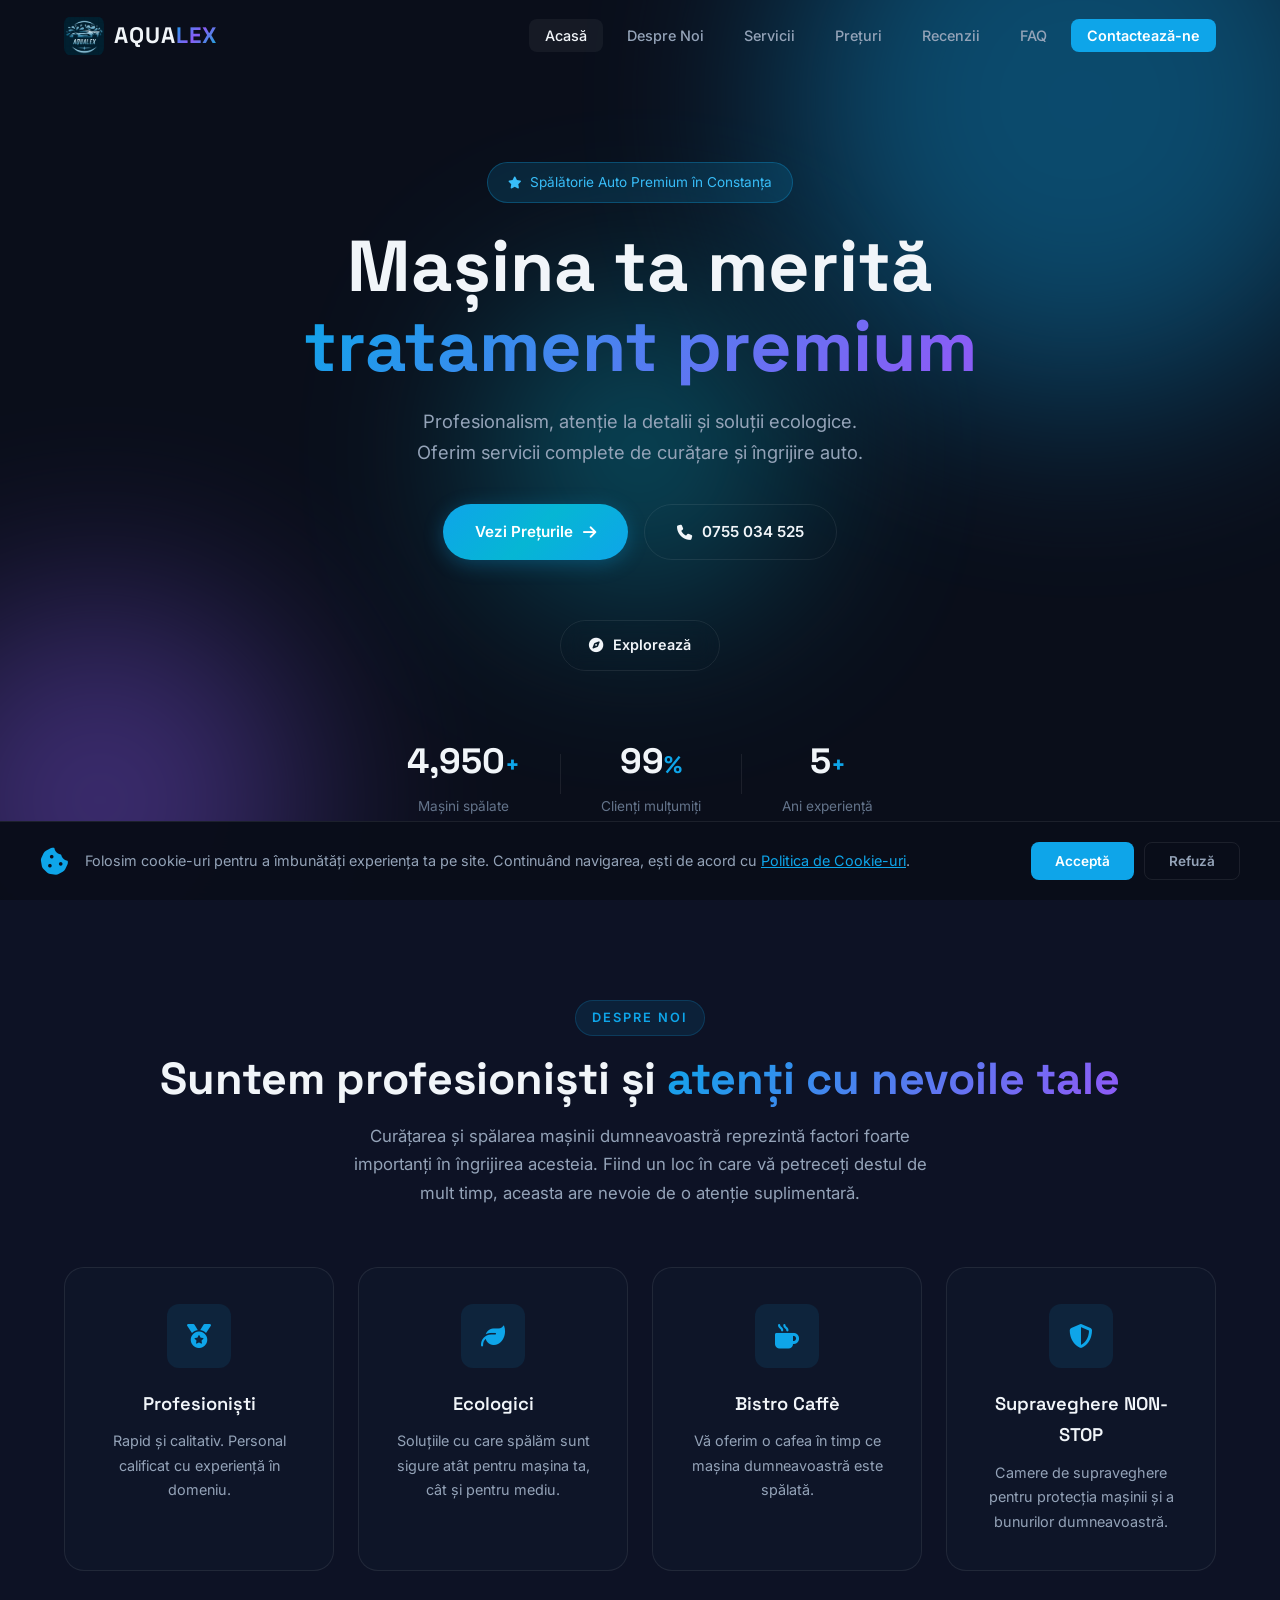
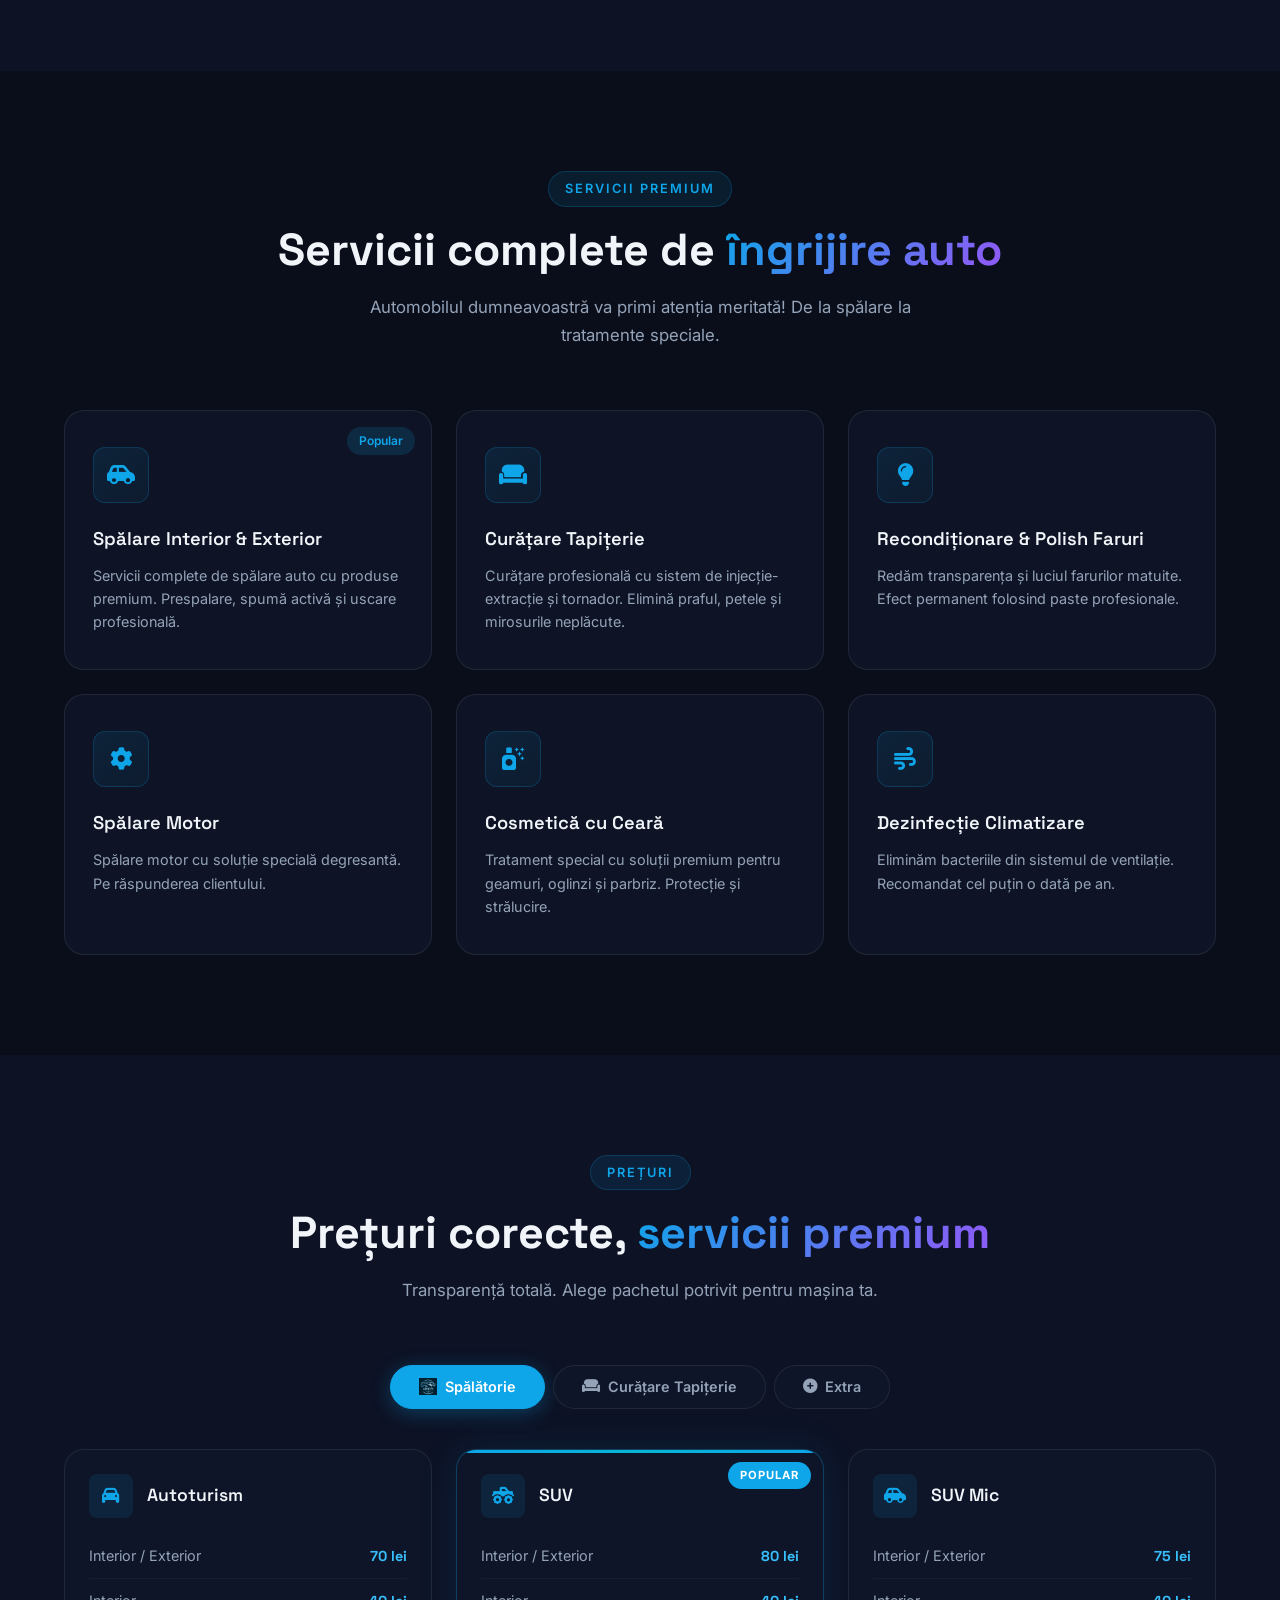
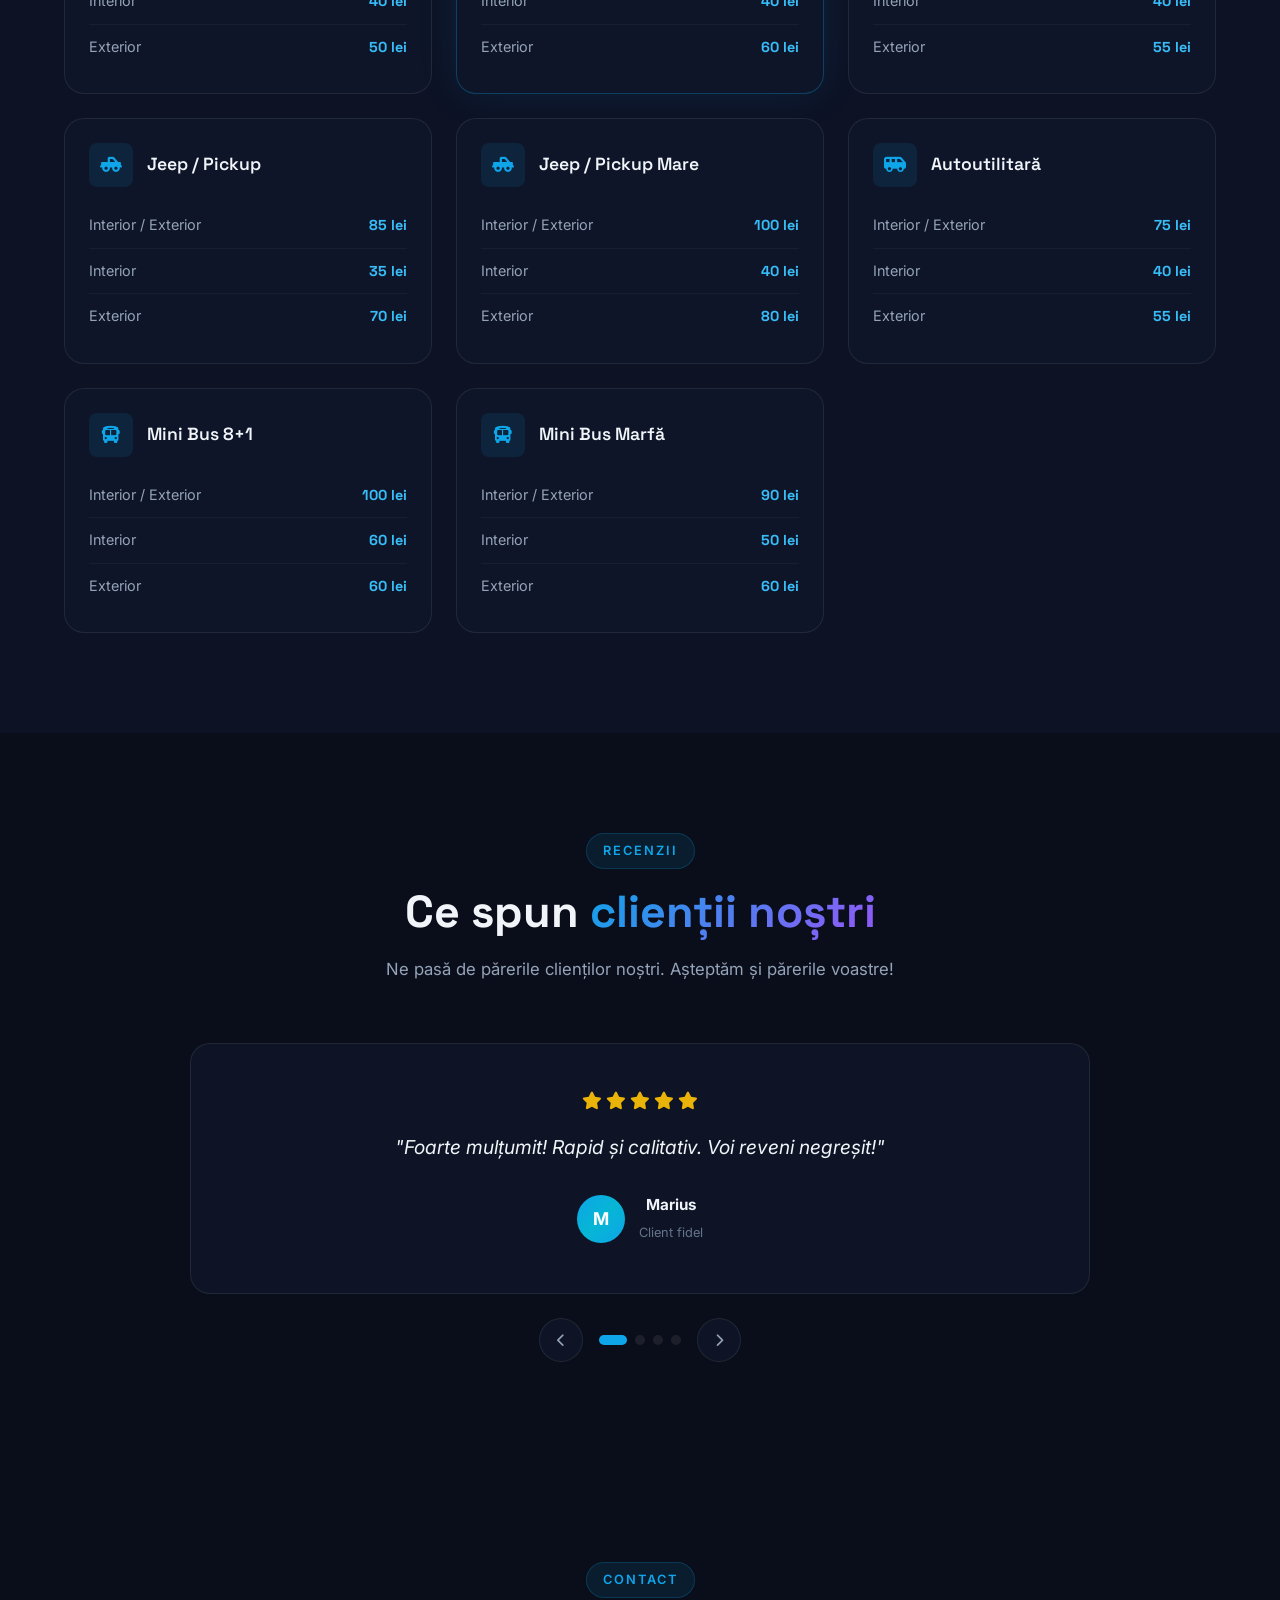
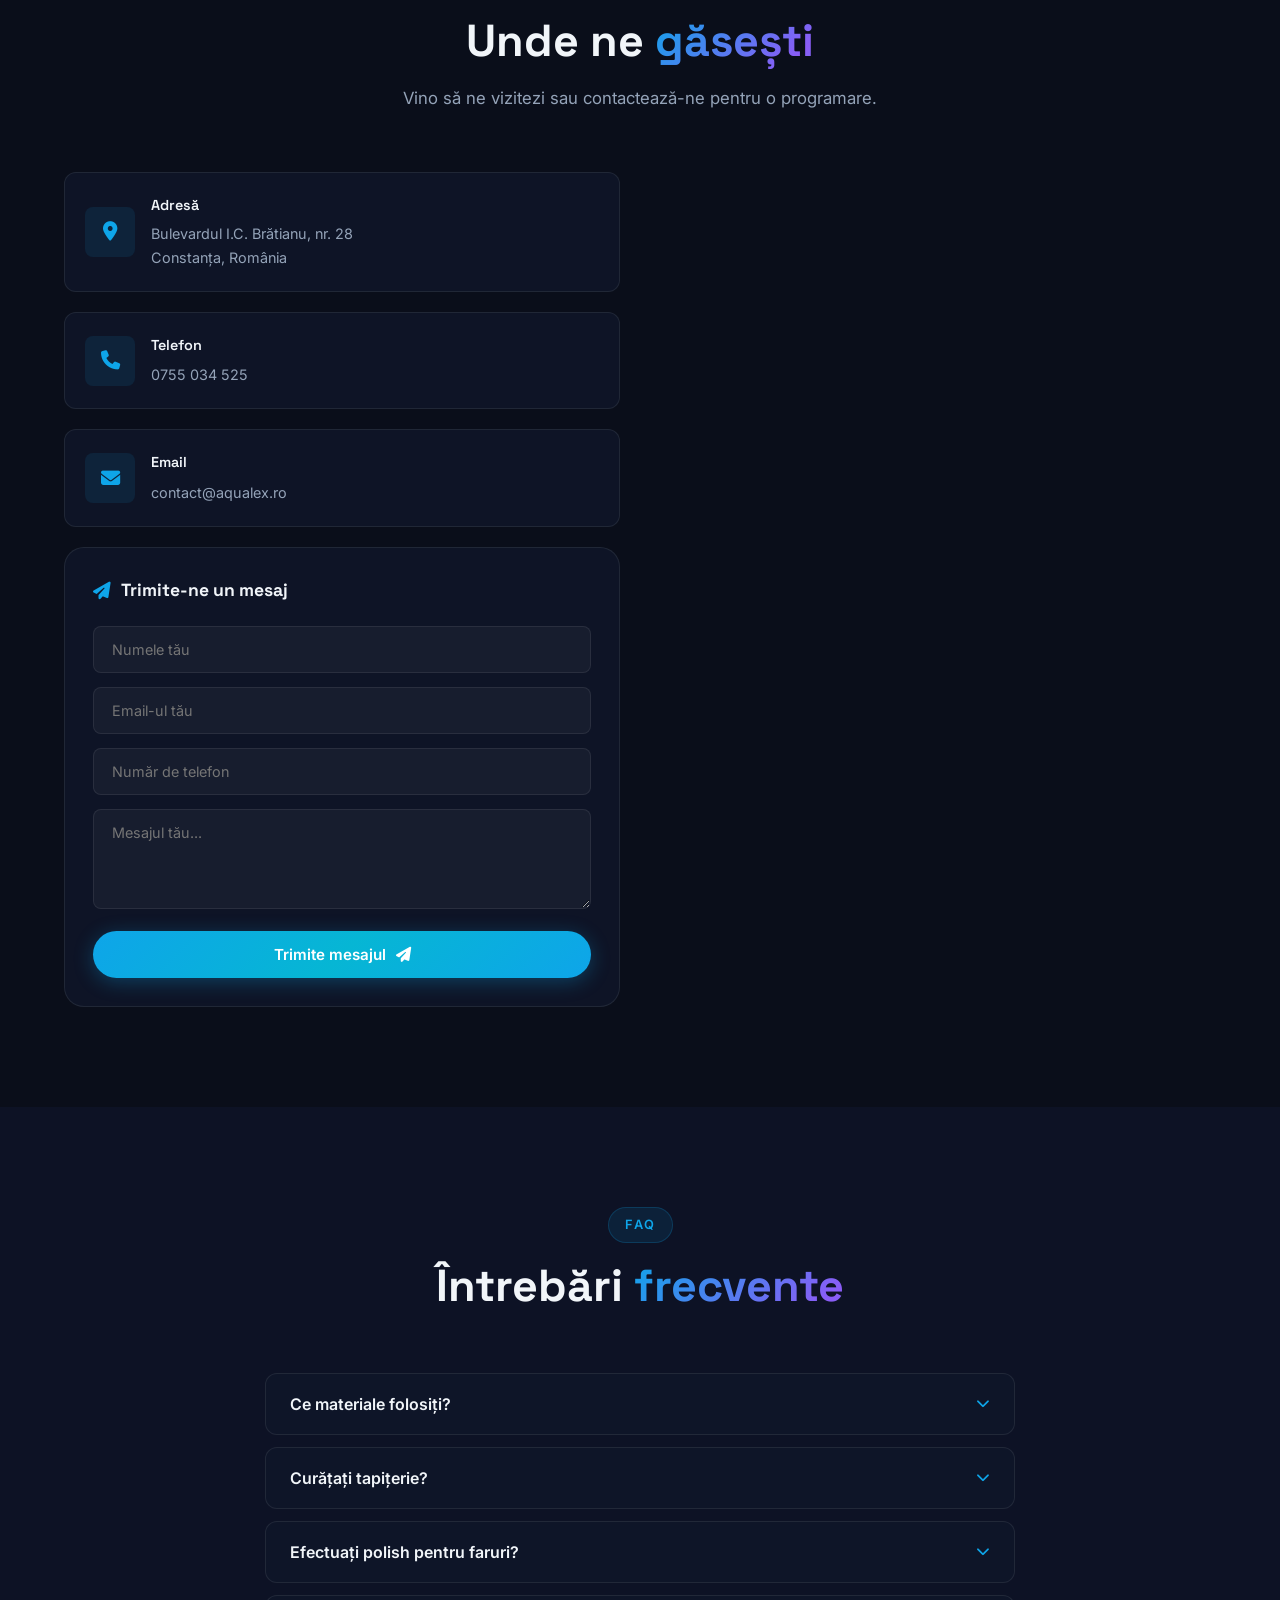
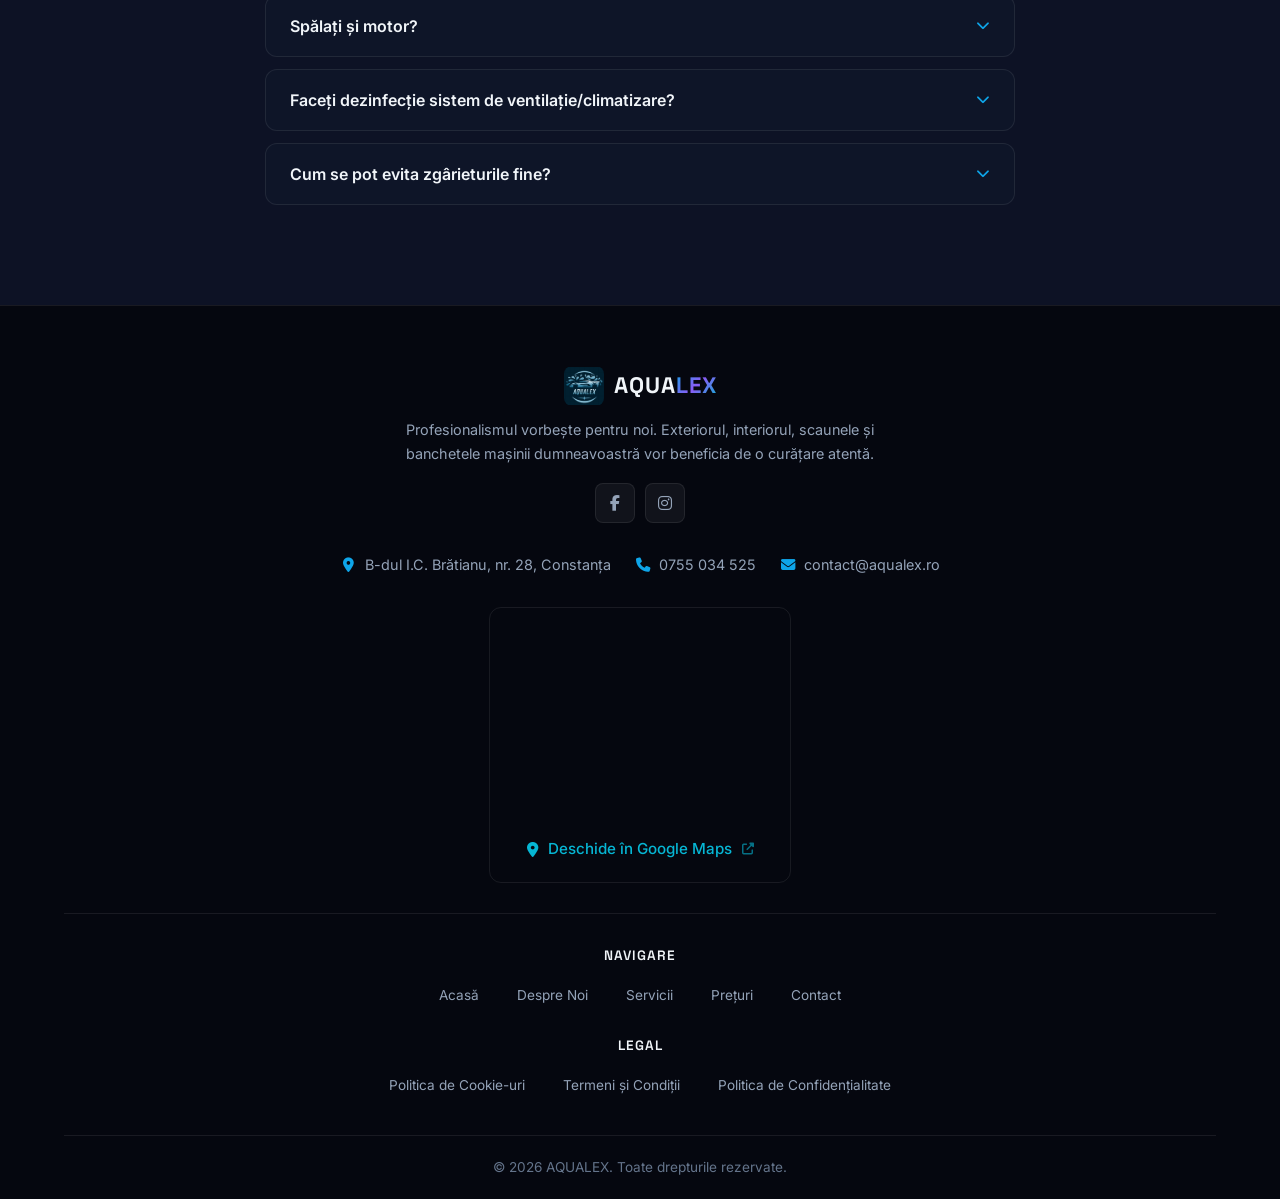
<file: index.html>
<!DOCTYPE html>
<html lang="ro">
<head>
    <meta charset="UTF-8">
    <meta name="viewport" content="width=device-width, initial-scale=1.0">
    <title>AQUALEX | Spălătorie Auto Premium Constanța</title>
    <meta name="description" content="Spălătorie auto premium în Constanța. Servicii profesionale de spălare, curățare tapițerie, polish faruri și multe altele. Calitate garantată!">
    <link rel="preconnect" href="https://fonts.googleapis.com">
    <link rel="preconnect" href="https://fonts.gstatic.com" crossorigin>
    <link href="https://fonts.googleapis.com/css2?family=Inter:wght@300;400;500;600;700;800;900&family=Space+Grotesk:wght@400;500;600;700&display=swap" rel="stylesheet">
    <link rel="stylesheet" href="https://cdnjs.cloudflare.com/ajax/libs/font-awesome/6.5.1/css/all.min.css">
    <link rel="icon" type="image/png" href="logo aqualex.png">
    <link rel="apple-touch-icon" href="logo aqualex.png">
    <link rel="stylesheet" href="styles.css">
</head>
<body>
    <!-- Preloader -->
    <div id="preloader">
        <div class="loader">
            <img src="logo aqualex.png" alt="Aqualex" class="loader-logo">
            <span>AQUALEX</span>
        </div>
    </div>

    <!-- Cookie Banner -->
    <div id="cookie-banner" class="cookie-banner">
        <div class="cookie-content">
            <i class="fas fa-cookie-bite"></i>
            <p>Folosim cookie-uri pentru a îmbunătăți experiența ta pe site. Continuând navigarea, ești de acord cu <a href="cookies.html">Politica de Cookie-uri</a>.</p>
            <div class="cookie-buttons">
                <button id="cookie-accept" class="btn-cookie accept">Acceptă</button>
                <button id="cookie-reject" class="btn-cookie reject">Refuză</button>
            </div>
        </div>
    </div>

    <!-- Navigation -->
    <nav id="navbar" class="navbar">
        <div class="nav-container">
            <a href="#hero" class="nav-logo">
                <div class="logo-icon">
                    <img src="logo aqualex.png" alt="Aqualex Logo">
                </div>
                <span class="logo-text">AQUA<span class="logo-highlight">LEX</span></span>
            </a>
            <ul class="nav-menu" id="nav-menu">
                <li><a href="#hero" class="nav-link active">Acasă</a></li>
                <li><a href="#about" class="nav-link">Despre Noi</a></li>
                <li><a href="#services" class="nav-link">Servicii</a></li>
                <li><a href="#pricing" class="nav-link">Prețuri</a></li>
                <li><a href="#testimonials" class="nav-link">Recenzii</a></li>
                <li><a href="#faq" class="nav-link">FAQ</a></li>
                <li><a href="#contact" class="nav-link nav-cta">Contactează-ne</a></li>
            </ul>
            <div class="nav-toggle" id="nav-toggle">
                <span></span>
                <span></span>
                <span></span>
            </div>
        </div>
    </nav>

    <!-- Hero Section -->
    <section id="hero" class="hero">
        <div class="hero-bg">
            <div class="gradient-orb orb-1"></div>
            <div class="gradient-orb orb-2"></div>
            <div class="gradient-orb orb-3"></div>
            <div class="hero-particles" id="particles"></div>
        </div>
        <div class="hero-content">
            <div class="hero-badge" data-aos="fade-down">
                <i class="fas fa-star"></i>
                <span>Spălătorie Auto Premium în Constanța</span>
            </div>
            <h1 data-aos="fade-up">
                Mașina ta merită<br>
                <span class="gradient-text">tratament premium</span>
            </h1>
            <p class="hero-subtitle" data-aos="fade-up" data-aos-delay="100">
                Profesionalism, atenție la detalii și soluții ecologice.<br>
                Oferim servicii complete de curățare și îngrijire auto.
            </p>
            <div class="hero-actions" data-aos="fade-up" data-aos-delay="200">
                <a href="#pricing" class="btn btn-primary">
                    <span>Vezi Prețurile</span>
                    <i class="fas fa-arrow-right"></i>
                </a>
                <a href="tel:0755034525" class="btn btn-outline">
                    <i class="fas fa-phone"></i>
                    <span>0755 034 525</span>
                </a>
            </div>
            <div class="hero-explore" data-aos="fade-up" data-aos-delay="250">
                <a href="#about" class="btn btn-outline btn-explore">
                    <i class="fas fa-compass"></i>
                    <span>Explorează</span>
                </a>
            </div>
            <div class="hero-stats" data-aos="fade-up" data-aos-delay="300">
                <div class="stat">
                    <span class="stat-number" data-count="5000">0</span><span class="stat-plus">+</span>
                    <span class="stat-label">Mașini spălate</span>
                </div>
                <div class="stat-divider"></div>
                <div class="stat">
                    <span class="stat-number" data-count="100">0</span><span class="stat-plus">%</span>
                    <span class="stat-label">Clienți mulțumiți</span>
                </div>
                <div class="stat-divider"></div>
                <div class="stat">
                    <span class="stat-number" data-count="6">0</span><span class="stat-plus">+</span>
                    <span class="stat-label">Ani experiență</span>
                </div>
            </div>
        </div>
    </section>

    <!-- About Section -->
    <section id="about" class="section about">
        <div class="container">
            <div class="section-header" data-aos="fade-up">
                <span class="section-tag">Despre Noi</span>
                <h2>Suntem profesioniști și <span class="gradient-text">atenți cu nevoile tale</span></h2>
                <p class="section-desc">Curățarea și spălarea mașinii dumneavoastră reprezintă factori foarte importanți în îngrijirea acesteia. Fiind un loc în care vă petreceți destul de mult timp, aceasta are nevoie de o atenție suplimentară.</p>
            </div>
            <div class="about-grid">
                <div class="about-card" data-aos="fade-up" data-aos-delay="0">
                    <div class="about-icon">
                        <i class="fas fa-medal"></i>
                    </div>
                    <h3>Profesioniști</h3>
                    <p>Rapid și calitativ. Personal calificat cu experiență în domeniu.</p>
                </div>
                <div class="about-card" data-aos="fade-up" data-aos-delay="100">
                    <div class="about-icon">
                        <i class="fas fa-leaf"></i>
                    </div>
                    <h3>Ecologici</h3>
                    <p>Soluțiile cu care spălăm sunt sigure atât pentru mașina ta, cât și pentru mediu.</p>
                </div>
                <div class="about-card" data-aos="fade-up" data-aos-delay="200">
                    <div class="about-icon">
                        <i class="fas fa-mug-hot"></i>
                    </div>
                    <h3>Bistro Caffè</h3>
                    <p>Vă oferim o cafea în timp ce mașina dumneavoastră este spălată.</p>
                </div>
                <div class="about-card" data-aos="fade-up" data-aos-delay="300">
                    <div class="about-icon">
                        <i class="fas fa-shield-halved"></i>
                    </div>
                    <h3>Supraveghere NON-STOP</h3>
                    <p>Camere de supraveghere pentru protecția mașinii și a bunurilor dumneavoastră.</p>
                </div>
            </div>
        </div>
    </section>

    <!-- Services Section -->
    <section id="services" class="section services">
        <div class="container">
            <div class="section-header" data-aos="fade-up">
                <span class="section-tag">Servicii Premium</span>
                <h2>Servicii complete de <span class="gradient-text">îngrijire auto</span></h2>
                <p class="section-desc">Automobilul dumneavoastră va primi atenția meritată! De la spălare la tratamente speciale.</p>
            </div>
            <div class="services-grid">
                <a href="#pricing" class="service-card service-link" data-tab="spalatorie" data-aos="fade-up" data-aos-delay="0">
                    <div class="service-icon-wrap">
                        <div class="service-icon">
                            <i class="fas fa-car-side"></i>
                        </div>
                    </div>
                    <h3>Spălare Interior & Exterior</h3>
                    <p>Servicii complete de spălare auto cu produse premium. Prespalare, spumă activă și uscare profesională.</p>
                    <div class="service-tag">Popular</div>
                </a>
                <a href="#pricing" class="service-card service-link" data-tab="tapiterie" data-aos="fade-up" data-aos-delay="100">
                    <div class="service-icon-wrap">
                        <div class="service-icon">
                            <i class="fas fa-couch"></i>
                        </div>
                    </div>
                    <h3>Curățare Tapițerie</h3>
                    <p>Curățare profesională cu sistem de injecție-extracție și tornador. Elimină praful, petele și mirosurile neplăcute.</p>
                </a>
                <a href="#pricing" class="service-card service-link" data-tab="tapiterie" data-aos="fade-up" data-aos-delay="200">
                    <div class="service-icon-wrap">
                        <div class="service-icon">
                            <i class="fas fa-lightbulb"></i>
                        </div>
                    </div>
                    <h3>Recondiționare & Polish Faruri</h3>
                    <p>Redăm transparența și luciul farurilor matuite. Efect permanent folosind paste profesionale.</p>
                </a>
                <a href="#pricing" class="service-card service-link" data-tab="extra" data-aos="fade-up" data-aos-delay="0">
                    <div class="service-icon-wrap">
                        <div class="service-icon">
                            <i class="fas fa-gear"></i>
                        </div>
                    </div>
                    <h3>Spălare Motor</h3>
                    <p>Spălare motor cu soluție specială degresantă. Pe răspunderea clientului.</p>
                </a>
                <a href="#pricing" class="service-card service-link" data-tab="extra" data-aos="fade-up" data-aos-delay="100">
                    <div class="service-icon-wrap">
                        <div class="service-icon">
                            <i class="fas fa-spray-can-sparkles"></i>
                        </div>
                    </div>
                    <h3>Cosmetică cu Ceară</h3>
                    <p>Tratament special cu soluții premium pentru geamuri, oglinzi și parbriz. Protecție și strălucire.</p>
                </a>
                <a href="#pricing" class="service-card service-link" data-tab="extra" data-aos="fade-up" data-aos-delay="200">
                    <div class="service-icon-wrap">
                        <div class="service-icon">
                            <i class="fas fa-wind"></i>
                        </div>
                    </div>
                    <h3>Dezinfecție Climatizare</h3>
                    <p>Eliminăm bacteriile din sistemul de ventilație. Recomandat cel puțin o dată pe an.</p>
                </a>
            </div>
        </div>
    </section>

    <!-- Pricing Section -->
    <section id="pricing" class="section pricing">
        <div class="container">
            <div class="section-header" data-aos="fade-up">
                <span class="section-tag">Prețuri</span>
                <h2>Prețuri corecte, <span class="gradient-text">servicii premium</span></h2>
                <p class="section-desc">Transparență totală. Alege pachetul potrivit pentru mașina ta.</p>
            </div>
            
            <!-- Pricing Toggle -->
            <div class="pricing-toggle" data-aos="fade-up">
                <button class="toggle-btn active" data-tab="spalatorie">
                    <img src="logo aqualex.png" alt="" class="toggle-logo"> Spălătorie
                </button>
                <button class="toggle-btn" data-tab="tapiterie">
                    <i class="fas fa-couch"></i> Curățare Tapițerie
                </button>
                <button class="toggle-btn" data-tab="extra">
                    <i class="fas fa-plus-circle"></i> Extra
                </button>
            </div>

            <!-- Spalatorie Tab -->
            <div class="pricing-tab active" id="tab-spalatorie">
                <!-- ADDED: Accordion - Mobile view -->
                <div class="pricing-accordion">
                    <div class="accordion-group">
                        <button class="accordion-header">
                            <div class="accordion-header-content">
                                <i class="fas fa-car"></i>
                                <span>Autoturism</span>
                            </div>
                            <i class="fas fa-chevron-down accordion-arrow"></i>
                        </button>
                        <div class="accordion-body">
                            <div class="price-row"><span>Interior / Exterior</span><span class="price">70 lei</span></div>
                            <div class="price-row"><span>Interior</span><span class="price">40 lei</span></div>
                            <div class="price-row"><span>Exterior</span><span class="price">50 lei</span></div>
                        </div>
                    </div>
                    <div class="accordion-group">
                        <button class="accordion-header">
                            <div class="accordion-header-content">
                                <i class="fas fa-car-side"></i>
                                <span>SUV Mic</span>
                            </div>
                            <i class="fas fa-chevron-down accordion-arrow"></i>
                        </button>
                        <div class="accordion-body">
                            <div class="price-row"><span>Interior / Exterior</span><span class="price">75 lei</span></div>
                            <div class="price-row"><span>Interior</span><span class="price">40 lei</span></div>
                            <div class="price-row"><span>Exterior</span><span class="price">55 lei</span></div>
                        </div>
                    </div>
                    <div class="accordion-group">
                        <button class="accordion-header">
                            <div class="accordion-header-content">
                                <i class="fas fa-truck-monster"></i>
                                <span>SUV</span>
                            </div>
                            <span class="accordion-badge">Popular</span>
                            <i class="fas fa-chevron-down accordion-arrow"></i>
                        </button>
                        <div class="accordion-body">
                            <div class="price-row"><span>Interior / Exterior</span><span class="price">80 lei</span></div>
                            <div class="price-row"><span>Interior</span><span class="price">40 lei</span></div>
                            <div class="price-row"><span>Exterior</span><span class="price">60 lei</span></div>
                        </div>
                    </div>
                    <div class="accordion-group">
                        <button class="accordion-header">
                            <div class="accordion-header-content">
                                <i class="fas fa-truck-pickup"></i>
                                <span>Jeep / Pickup</span>
                            </div>
                            <i class="fas fa-chevron-down accordion-arrow"></i>
                        </button>
                        <div class="accordion-body">
                            <div class="price-row"><span>Interior / Exterior</span><span class="price">85 lei</span></div>
                            <div class="price-row"><span>Interior</span><span class="price">35 lei</span></div>
                            <div class="price-row"><span>Exterior</span><span class="price">70 lei</span></div>
                        </div>
                    </div>
                    <div class="accordion-group">
                        <button class="accordion-header">
                            <div class="accordion-header-content">
                                <i class="fas fa-truck-pickup"></i>
                                <span>Jeep / Pickup Mare</span>
                            </div>
                            <i class="fas fa-chevron-down accordion-arrow"></i>
                        </button>
                        <div class="accordion-body">
                            <div class="price-row"><span>Interior / Exterior</span><span class="price">100 lei</span></div>
                            <div class="price-row"><span>Interior</span><span class="price">40 lei</span></div>
                            <div class="price-row"><span>Exterior</span><span class="price">80 lei</span></div>
                        </div>
                    </div>
                    <div class="accordion-group">
                        <button class="accordion-header">
                            <div class="accordion-header-content">
                                <i class="fas fa-van-shuttle"></i>
                                <span>Autoutilitară</span>
                            </div>
                            <i class="fas fa-chevron-down accordion-arrow"></i>
                        </button>
                        <div class="accordion-body">
                            <div class="price-row"><span>Interior / Exterior</span><span class="price">75 lei</span></div>
                            <div class="price-row"><span>Interior</span><span class="price">40 lei</span></div>
                            <div class="price-row"><span>Exterior</span><span class="price">55 lei</span></div>
                        </div>
                    </div>
                    <div class="accordion-group">
                        <button class="accordion-header">
                            <div class="accordion-header-content">
                                <i class="fas fa-bus"></i>
                                <span>Mini Bus 8+1</span>
                            </div>
                            <i class="fas fa-chevron-down accordion-arrow"></i>
                        </button>
                        <div class="accordion-body">
                            <div class="price-row"><span>Interior / Exterior</span><span class="price">100 lei</span></div>
                            <div class="price-row"><span>Interior</span><span class="price">60 lei</span></div>
                            <div class="price-row"><span>Exterior</span><span class="price">60 lei</span></div>
                        </div>
                    </div>
                    <div class="accordion-group">
                        <button class="accordion-header">
                            <div class="accordion-header-content">
                                <i class="fas fa-bus"></i>
                                <span>Mini Bus Marfă</span>
                            </div>
                            <i class="fas fa-chevron-down accordion-arrow"></i>
                        </button>
                        <div class="accordion-body">
                            <div class="price-row"><span>Interior / Exterior</span><span class="price">90 lei</span></div>
                            <div class="price-row"><span>Interior</span><span class="price">50 lei</span></div>
                            <div class="price-row"><span>Exterior</span><span class="price">60 lei</span></div>
                        </div>
                    </div>
                </div>
                <!-- Desktop view (hidden on mobile) -->
                <div class="pricing-grid pricing-desktop">
                    <div class="price-card" data-aos="fade-up">
                        <div class="price-header">
                            <div class="price-icon"><i class="fas fa-car"></i></div>
                            <h3>Autoturism</h3>
                        </div>
                        <div class="price-body">
                            <div class="price-row">
                                <span>Interior / Exterior</span>
                                <span class="price">70 lei</span>
                            </div>
                            <div class="price-row">
                                <span>Interior</span>
                                <span class="price">40 lei</span>
                            </div>
                            <div class="price-row">
                                <span>Exterior</span>
                                <span class="price">50 lei</span>
                            </div>
                        </div>
                    </div>
                    <div class="price-card featured" data-aos="fade-up" data-aos-delay="100">
                        <div class="price-badge">Popular</div>
                        <div class="price-header">
                            <div class="price-icon"><i class="fas fa-truck-monster"></i></div>
                            <h3>SUV</h3>
                        </div>
                        <div class="price-body">
                            <div class="price-row">
                                <span>Interior / Exterior</span>
                                <span class="price">80 lei</span>
                            </div>
                            <div class="price-row">
                                <span>Interior</span>
                                <span class="price">40 lei</span>
                            </div>
                            <div class="price-row">
                                <span>Exterior</span>
                                <span class="price">60 lei</span>
                            </div>
                        </div>
                    </div>
                    <div class="price-card" data-aos="fade-up" data-aos-delay="200">
                        <div class="price-header">
                            <div class="price-icon"><i class="fas fa-car-side"></i></div>
                            <h3>SUV Mic</h3>
                        </div>
                        <div class="price-body">
                            <div class="price-row">
                                <span>Interior / Exterior</span>
                                <span class="price">75 lei</span>
                            </div>
                            <div class="price-row">
                                <span>Interior</span>
                                <span class="price">40 lei</span>
                            </div>
                            <div class="price-row">
                                <span>Exterior</span>
                                <span class="price">55 lei</span>
                            </div>
                        </div>
                    </div>
                    <div class="price-card" data-aos="fade-up">
                        <div class="price-header">
                            <div class="price-icon"><i class="fas fa-truck-pickup"></i></div>
                            <h3>Jeep / Pickup</h3>
                        </div>
                        <div class="price-body">
                            <div class="price-row">
                                <span>Interior / Exterior</span>
                                <span class="price">85 lei</span>
                            </div>
                            <div class="price-row">
                                <span>Interior</span>
                                <span class="price">35 lei</span>
                            </div>
                            <div class="price-row">
                                <span>Exterior</span>
                                <span class="price">70 lei</span>
                            </div>
                        </div>
                    </div>
                    <div class="price-card" data-aos="fade-up" data-aos-delay="100">
                        <div class="price-header">
                            <div class="price-icon"><i class="fas fa-truck-pickup"></i></div>
                            <h3>Jeep / Pickup Mare</h3>
                        </div>
                        <div class="price-body">
                            <div class="price-row">
                                <span>Interior / Exterior</span>
                                <span class="price">100 lei</span>
                            </div>
                            <div class="price-row">
                                <span>Interior</span>
                                <span class="price">40 lei</span>
                            </div>
                            <div class="price-row">
                                <span>Exterior</span>
                                <span class="price">80 lei</span>
                            </div>
                        </div>
                    </div>
                    <div class="price-card" data-aos="fade-up" data-aos-delay="200">
                        <div class="price-header">
                            <div class="price-icon"><i class="fas fa-van-shuttle"></i></div>
                            <h3>Autoutilitară</h3>
                        </div>
                        <div class="price-body">
                            <div class="price-row">
                                <span>Interior / Exterior</span>
                                <span class="price">75 lei</span>
                            </div>
                            <div class="price-row">
                                <span>Interior</span>
                                <span class="price">40 lei</span>
                            </div>
                            <div class="price-row">
                                <span>Exterior</span>
                                <span class="price">55 lei</span>
                            </div>
                        </div>
                    </div>
                    <div class="price-card" data-aos="fade-up">
                        <div class="price-header">
                            <div class="price-icon"><i class="fas fa-bus"></i></div>
                            <h3>Mini Bus 8+1</h3>
                        </div>
                        <div class="price-body">
                            <div class="price-row">
                                <span>Interior / Exterior</span>
                                <span class="price">100 lei</span>
                            </div>
                            <div class="price-row">
                                <span>Interior</span>
                                <span class="price">60 lei</span>
                            </div>
                            <div class="price-row">
                                <span>Exterior</span>
                                <span class="price">60 lei</span>
                            </div>
                        </div>
                    </div>
                    <div class="price-card" data-aos="fade-up" data-aos-delay="100">
                        <div class="price-header">
                            <div class="price-icon"><i class="fas fa-bus"></i></div>
                            <h3>Mini Bus Marfă</h3>
                        </div>
                        <div class="price-body">
                            <div class="price-row">
                                <span>Interior / Exterior</span>
                                <span class="price">90 lei</span>
                            </div>
                            <div class="price-row">
                                <span>Interior</span>
                                <span class="price">50 lei</span>
                            </div>
                            <div class="price-row">
                                <span>Exterior</span>
                                <span class="price">60 lei</span>
                            </div>
                        </div>
                    </div>
                </div>
            </div>

            <!-- Tapiterie Tab -->
            <div class="pricing-tab" id="tab-tapiterie">
                <!-- ADDED: Accordion - Mobile view -->
                <div class="pricing-accordion">
                    <div class="accordion-group">
                        <button class="accordion-header">
                            <div class="accordion-header-content">
                                <i class="fas fa-car"></i>
                                <span>Autoturisme</span>
                            </div>
                            <i class="fas fa-chevron-down accordion-arrow"></i>
                        </button>
                        <div class="accordion-body">
                            <div class="price-row"><span>Curățare integrală</span><span class="price">600 lei</span></div>
                            <div class="price-row"><span>Scaun / buc (30 min)</span><span class="price">70 lei</span></div>
                            <div class="price-row"><span>Portiere / buc (20 min)</span><span class="price">50 lei</span></div>
                            <div class="price-row"><span>Podea / mochetă (2 ore)</span><span class="price">200 lei</span></div>
                            <div class="price-row"><span>Portbagaj (1 oră)</span><span class="price">100 lei</span></div>
                            <div class="price-row"><span>Bord (1 oră)</span><span class="price">100 lei</span></div>
                            <div class="price-row"><span>Degresat geamuri / buc</span><span class="price">25 lei</span></div>
                            <div class="price-row"><span>Polish faruri / buc</span><span class="price">60 lei</span></div>
                            <div class="price-row"><span>Tratament piele</span><span class="price">300 lei</span></div>
                        </div>
                    </div>
                    <div class="accordion-group">
                        <button class="accordion-header">
                            <div class="accordion-header-content">
                                <i class="fas fa-car-side"></i>
                                <span>SUV Mic</span>
                            </div>
                            <i class="fas fa-chevron-down accordion-arrow"></i>
                        </button>
                        <div class="accordion-body">
                            <div class="price-row"><span>Curățare integrală</span><span class="price">700 lei</span></div>
                        </div>
                    </div>
                    <div class="accordion-group">
                        <button class="accordion-header">
                            <div class="accordion-header-content">
                                <i class="fas fa-truck-monster"></i>
                                <span>SUV</span>
                            </div>
                            <span class="accordion-badge">SUV</span>
                            <i class="fas fa-chevron-down accordion-arrow"></i>
                        </button>
                        <div class="accordion-body">
                            <div class="price-row"><span>Curățare integrală</span><span class="price">800 lei</span></div>
                            <div class="price-row"><span>Scaun / buc (30 min)</span><span class="price">80 lei</span></div>
                            <div class="price-row"><span>Portiere / buc (20 min)</span><span class="price">60 lei</span></div>
                            <div class="price-row"><span>Podea / mochetă (2 ore)</span><span class="price">300 lei</span></div>
                            <div class="price-row"><span>Portbagaj (1 oră)</span><span class="price">150 lei</span></div>
                            <div class="price-row"><span>Bord (1 oră)</span><span class="price">150 lei</span></div>
                            <div class="price-row"><span>Degresat geamuri / buc</span><span class="price">25 lei</span></div>
                            <div class="price-row"><span>Polish faruri / buc</span><span class="price">60 lei</span></div>
                            <div class="price-row"><span>Tratament piele</span><span class="price">400 lei</span></div>
                        </div>
                    </div>
                    <div class="accordion-group">
                        <button class="accordion-header">
                            <div class="accordion-header-content">
                                <i class="fas fa-van-shuttle"></i>
                                <span>Furgonetă tip Papuc</span>
                            </div>
                            <i class="fas fa-chevron-down accordion-arrow"></i>
                        </button>
                        <div class="accordion-body">
                            <div class="price-row"><span>Curățare integrală</span><span class="price">400 lei</span></div>
                            <div class="price-row"><span>Scaun / buc (30 min)</span><span class="price">70 lei</span></div>
                            <div class="price-row"><span>Portiere / buc (20 min)</span><span class="price">50 lei</span></div>
                            <div class="price-row"><span>Bord (1 oră)</span><span class="price">100 lei</span></div>
                            <div class="price-row"><span>Degresat geamuri / buc</span><span class="price">25 lei</span></div>
                            <div class="price-row"><span>Polish faruri / buc</span><span class="price">60 lei</span></div>
                        </div>
                    </div>
                    <div class="accordion-group">
                        <button class="accordion-header">
                            <div class="accordion-header-content">
                                <i class="fas fa-bus"></i>
                                <span>Microbus 8+1</span>
                            </div>
                            <i class="fas fa-chevron-down accordion-arrow"></i>
                        </button>
                        <div class="accordion-body">
                            <div class="price-row"><span>Scaun / buc (30 min)</span><span class="price">80 lei</span></div>
                            <div class="price-row"><span>Portiere / buc (20 min)</span><span class="price">60 lei</span></div>
                            <div class="price-row"><span>Bord (1 oră)</span><span class="price">150 lei</span></div>
                            <div class="price-row"><span>Degresat geamuri / buc</span><span class="price">25 lei</span></div>
                            <div class="price-row"><span>Polish faruri / buc</span><span class="price">60 lei</span></div>
                        </div>
                    </div>
                </div>
                <!-- Desktop view (hidden on mobile) -->
                <div class="pricing-grid pricing-desktop">
                    <div class="price-card" data-aos="fade-up">
                        <div class="price-header">
                            <div class="price-icon"><i class="fas fa-car"></i></div>
                            <h3>Autoturisme</h3>
                        </div>
                        <div class="price-body">
                            <div class="price-row">
                                <span>Curățare integrală</span>
                                <span class="price">600 lei</span>
                            </div>
                            <div class="price-row">
                                <span>Scaun / buc (30 min)</span>
                                <span class="price">70 lei</span>
                            </div>
                            <div class="price-row">
                                <span>Portiere / buc (20 min)</span>
                                <span class="price">50 lei</span>
                            </div>
                            <div class="price-row">
                                <span>Podea / mochetă (2 ore)</span>
                                <span class="price">200 lei</span>
                            </div>
                            <div class="price-row">
                                <span>Portbagaj (1 oră)</span>
                                <span class="price">100 lei</span>
                            </div>
                            <div class="price-row">
                                <span>Bord (1 oră)</span>
                                <span class="price">100 lei</span>
                            </div>
                            <div class="price-row">
                                <span>Degresat geamuri / buc</span>
                                <span class="price">25 lei</span>
                            </div>
                            <div class="price-row">
                                <span>Polish faruri / buc</span>
                                <span class="price">60 lei</span>
                            </div>
                            <div class="price-row">
                                <span>Tratament piele</span>
                                <span class="price">300 lei</span>
                            </div>
                        </div>
                    </div>
                    <div class="price-card featured" data-aos="fade-up" data-aos-delay="100">
                        <div class="price-badge">SUV</div>
                        <div class="price-header">
                            <div class="price-icon"><i class="fas fa-truck-monster"></i></div>
                            <h3>SUV</h3>
                        </div>
                        <div class="price-body">
                            <div class="price-row">
                                <span>Curățare integrală</span>
                                <span class="price">800 lei</span>
                            </div>
                            <div class="price-row">
                                <span>Scaun / buc (30 min)</span>
                                <span class="price">80 lei</span>
                            </div>
                            <div class="price-row">
                                <span>Portiere / buc (20 min)</span>
                                <span class="price">60 lei</span>
                            </div>
                            <div class="price-row">
                                <span>Podea / mochetă (2 ore)</span>
                                <span class="price">300 lei</span>
                            </div>
                            <div class="price-row">
                                <span>Portbagaj (1 oră)</span>
                                <span class="price">150 lei</span>
                            </div>
                            <div class="price-row">
                                <span>Bord (1 oră)</span>
                                <span class="price">150 lei</span>
                            </div>
                            <div class="price-row">
                                <span>Degresat geamuri / buc</span>
                                <span class="price">25 lei</span>
                            </div>
                            <div class="price-row">
                                <span>Polish faruri / buc</span>
                                <span class="price">60 lei</span>
                            </div>
                            <div class="price-row">
                                <span>Tratament piele</span>
                                <span class="price">400 lei</span>
                            </div>
                        </div>
                    </div>
                    <div class="price-card" data-aos="fade-up" data-aos-delay="200">
                        <div class="price-header">
                            <div class="price-icon"><i class="fas fa-car-side"></i></div>
                            <h3>SUV Mic</h3>
                        </div>
                        <div class="price-body">
                            <div class="price-row">
                                <span>Curățare integrală</span>
                                <span class="price">700 lei</span>
                            </div>
                        </div>
                    </div>
                    <div class="price-card" data-aos="fade-up">
                        <div class="price-header">
                            <div class="price-icon"><i class="fas fa-van-shuttle"></i></div>
                            <h3>Furgonetă tip Papuc</h3>
                        </div>
                        <div class="price-body">
                            <div class="price-row">
                                <span>Curățare integrală</span>
                                <span class="price">400 lei</span>
                            </div>
                            <div class="price-row">
                                <span>Scaun / buc (30 min)</span>
                                <span class="price">70 lei</span>
                            </div>
                            <div class="price-row">
                                <span>Portiere / buc (20 min)</span>
                                <span class="price">50 lei</span>
                            </div>
                            <div class="price-row">
                                <span>Bord (1 oră)</span>
                                <span class="price">100 lei</span>
                            </div>
                            <div class="price-row">
                                <span>Degresat geamuri / buc</span>
                                <span class="price">25 lei</span>
                            </div>
                            <div class="price-row">
                                <span>Polish faruri / buc</span>
                                <span class="price">60 lei</span>
                            </div>
                        </div>
                    </div>
                    <div class="price-card" data-aos="fade-up" data-aos-delay="100">
                        <div class="price-header">
                            <div class="price-icon"><i class="fas fa-bus"></i></div>
                            <h3>Microbus 8+1</h3>
                        </div>
                        <div class="price-body">
                            <div class="price-row">
                                <span>Scaun / buc (30 min)</span>
                                <span class="price">80 lei</span>
                            </div>
                            <div class="price-row">
                                <span>Portiere / buc (20 min)</span>
                                <span class="price">60 lei</span>
                            </div>
                            <div class="price-row">
                                <span>Bord (1 oră)</span>
                                <span class="price">150 lei</span>
                            </div>
                            <div class="price-row">
                                <span>Degresat geamuri / buc</span>
                                <span class="price">25 lei</span>
                            </div>
                            <div class="price-row">
                                <span>Polish faruri / buc</span>
                                <span class="price">60 lei</span>
                            </div>
                        </div>
                    </div>
                </div>
            </div>

            <!-- Extra Tab -->
            <div class="pricing-tab" id="tab-extra">
                <!-- ADDED: Accordion - Mobile view -->
                <div class="pricing-accordion">
                    <div class="accordion-group">
                        <button class="accordion-header">
                            <div class="accordion-header-content">
                                <i class="fas fa-gear"></i>
                                <span>Spălare Motor</span>
                            </div>
                            <i class="fas fa-chevron-down accordion-arrow"></i>
                        </button>
                        <div class="accordion-body">
                            <div class="price-note">Pe răspunderea clientului</div>
                            <div class="price-row"><span>Autoturisme</span><span class="price">50 lei</span></div>
                            <div class="price-row"><span>Alte categorii</span><span class="price">70 lei</span></div>
                        </div>
                    </div>
                    <div class="accordion-group">
                        <button class="accordion-header">
                            <div class="accordion-header-content">
                                <i class="fas fa-motorcycle"></i>
                                <span>Motociclete & ATV</span>
                            </div>
                            <i class="fas fa-chevron-down accordion-arrow"></i>
                        </button>
                        <div class="accordion-body">
                            <div class="price-row"><span>Motocicletă</span><span class="price">40 lei</span></div>
                            <div class="price-row"><span>Scuter</span><span class="price">30 lei</span></div>
                            <div class="price-row"><span>ATV</span><span class="price">50 lei</span></div>
                            <div class="price-row"><span>Skijet</span><span class="price">40 lei</span></div>
                        </div>
                    </div>
                    <div class="accordion-group">
                        <button class="accordion-header">
                            <div class="accordion-header-content">
                                <i class="fas fa-plus"></i>
                                <span>Extra</span>
                            </div>
                            <i class="fas fa-chevron-down accordion-arrow"></i>
                        </button>
                        <div class="accordion-body">
                            <div class="price-row"><span>Mașină foarte murdară (extra)</span><span class="price">30 lei</span></div>
                            <div class="price-row"><span>Roată rezervă / buc</span><span class="price">5 lei</span></div>
                        </div>
                    </div>
                </div>
                <!-- Desktop view (hidden on mobile) -->
                <div class="pricing-grid pricing-grid-compact pricing-desktop">
                    <div class="price-card" data-aos="fade-up">
                        <div class="price-header">
                            <div class="price-icon"><i class="fas fa-gear"></i></div>
                            <h3>Spălare Motor</h3>
                        </div>
                        <div class="price-body">
                            <div class="price-note">Pe răspunderea clientului</div>
                            <div class="price-row">
                                <span>Autoturisme</span>
                                <span class="price">50 lei</span>
                            </div>
                            <div class="price-row">
                                <span>Alte categorii</span>
                                <span class="price">70 lei</span>
                            </div>
                        </div>
                    </div>
                    <div class="price-card" data-aos="fade-up" data-aos-delay="100">
                        <div class="price-header">
                            <div class="price-icon"><i class="fas fa-motorcycle"></i></div>
                            <h3>Motociclete & ATV</h3>
                        </div>
                        <div class="price-body">
                            <div class="price-row">
                                <span>Motocicletă</span>
                                <span class="price">40 lei</span>
                            </div>
                            <div class="price-row">
                                <span>Scuter</span>
                                <span class="price">30 lei</span>
                            </div>
                            <div class="price-row">
                                <span>ATV</span>
                                <span class="price">50 lei</span>
                            </div>
                            <div class="price-row">
                                <span>Skijet</span>
                                <span class="price">40 lei</span>
                            </div>
                        </div>
                    </div>
                    <div class="price-card" data-aos="fade-up" data-aos-delay="200">
                        <div class="price-header">
                            <div class="price-icon"><i class="fas fa-plus"></i></div>
                            <h3>Extra</h3>
                        </div>
                        <div class="price-body">
                            <div class="price-row">
                                <span>Mașină foarte murdară (extra)</span>
                                <span class="price">30 lei</span>
                            </div>
                            <div class="price-row">
                                <span>Roată rezervă / buc</span>
                                <span class="price">5 lei</span>
                            </div>
                        </div>
                    </div>
                </div>
            </div>
        </div>
    </section>

    <!-- Testimonials Section -->
    <section id="testimonials" class="section testimonials">
        <div class="container">
            <div class="section-header" data-aos="fade-up">
                <span class="section-tag">Recenzii</span>
                <h2>Ce spun <span class="gradient-text">clienții noștri</span></h2>
                <p class="section-desc">Ne pasă de părerile clienților noștri. Așteptăm și părerile voastre!</p>
            </div>
            <div class="testimonials-slider" data-aos="fade-up">
                <div class="testimonial-track" id="testimonial-track">
                    <div class="testimonial-card">
                        <div class="testimonial-stars">
                            <i class="fas fa-star"></i><i class="fas fa-star"></i><i class="fas fa-star"></i><i class="fas fa-star"></i><i class="fas fa-star"></i>
                        </div>
                        <p class="testimonial-text">"Foarte mulțumit! Rapid și calitativ. Voi reveni negreșit!"</p>
                        <div class="testimonial-author">
                            <div class="author-avatar">M</div>
                            <div>
                                <strong>Marius</strong>
                                <span>Client fidel</span>
                            </div>
                        </div>
                    </div>
                    <div class="testimonial-card">
                        <div class="testimonial-stars">
                            <i class="fas fa-star"></i><i class="fas fa-star"></i><i class="fas fa-star"></i><i class="fas fa-star"></i><i class="fas fa-star"></i>
                        </div>
                        <p class="testimonial-text">"Sunt foarte mulțumită de serviciile lor. Recomand cu încredere!"</p>
                        <div class="testimonial-author">
                            <div class="author-avatar">C</div>
                            <div>
                                <strong>Cristina</strong>
                                <span>Client fidel</span>
                            </div>
                        </div>
                    </div>
                    <div class="testimonial-card">
                        <div class="testimonial-stars">
                            <i class="fas fa-star"></i><i class="fas fa-star"></i><i class="fas fa-star"></i><i class="fas fa-star"></i><i class="fas fa-star"></i>
                        </div>
                        <p class="testimonial-text">"Recomand! Cei mai buni din Constanța!"</p>
                        <div class="testimonial-author">
                            <div class="author-avatar">A</div>
                            <div>
                                <strong>Alexandru</strong>
                                <span>Client fidel</span>
                            </div>
                        </div>
                    </div>
                    <div class="testimonial-card">
                        <div class="testimonial-stars">
                            <i class="fas fa-star"></i><i class="fas fa-star"></i><i class="fas fa-star"></i><i class="fas fa-star"></i><i class="fas fa-star"></i>
                        </div>
                        <p class="testimonial-text">"Recomand cu cea mai mare încredere, din experiență proprie!"</p>
                        <div class="testimonial-author">
                            <div class="author-avatar">R</div>
                            <div>
                                <strong>Roberta</strong>
                                <span>Client fidel</span>
                            </div>
                        </div>
                    </div>
                </div>
                <div class="slider-controls">
                    <button class="slider-btn prev" id="slider-prev"><i class="fas fa-chevron-left"></i></button>
                    <div class="slider-dots" id="slider-dots"></div>
                    <button class="slider-btn next" id="slider-next"><i class="fas fa-chevron-right"></i></button>
                </div>
            </div>
        </div>
    </section>

    <!-- Contact Section -->
    <section id="contact" class="section contact">
        <div class="container">
            <div class="section-header" data-aos="fade-up">
                <span class="section-tag">Contact</span>
                <h2>Unde ne <span class="gradient-text">găsești</span></h2>
                <p class="section-desc">Vino să ne vizitezi sau contactează-ne pentru o programare.</p>
            </div>
            <div class="contact-grid contact-grid-single">
                <div class="contact-info" data-aos="fade-up">
                    <a href="https://www.google.com/maps/dir//Aqualex+Car+Wash,+Bulevardul+I.+C.+Br%C4%83tianu+28,+900178+Constan%C8%9Ba/@44.1719099,28.62798,19.33z/data=!4m17!1m7!3m6!1s0x40bae5eee811635b:0x8c2f3650af9e1583!2sAqualex+Car+Wash!8m2!3d44.1718323!4d28.6281398!16s%2Fg%2F11ry7rlnn7!4m8!1m0!1m5!1m1!1s0x40bae5eee811635b:0x8c2f3650af9e1583!2m2!1d28.6281398!2d44.1718323!3e0?entry=ttu" target="_blank" rel="noopener noreferrer" class="contact-card">
                        <div class="contact-icon">
                            <i class="fas fa-location-dot"></i>
                        </div>
                        <div>
                            <h4>Adresă</h4>
                            <p>Bulevardul I.C. Brătianu, nr. 28<br>Constanța, România</p>
                        </div>
                    </a>
                    <div class="contact-card">
                        <div class="contact-icon">
                            <i class="fas fa-phone"></i>
                        </div>
                        <div>
                            <h4>Telefon</h4>
                            <a href="tel:0755034525">0755 034 525</a>
                        </div>
                    </div>
                    <div class="contact-card">
                        <div class="contact-icon">
                            <i class="fas fa-envelope"></i>
                        </div>
                        <div>
                            <h4>Email</h4>
                            <a href="mailto:contact@aqualex.ro">contact@aqualex.ro</a>
                        </div>
                    </div>

                    <!-- Contact Form -->
                    <form class="contact-form" id="contact-form">
                        <h4><i class="fas fa-paper-plane"></i> Trimite-ne un mesaj</h4>
                        <div class="form-group">
                            <input type="text" id="form-name" placeholder="Numele tău" required>
                        </div>
                        <div class="form-group">
                            <input type="email" id="form-email" placeholder="Email-ul tău" required>
                        </div>
                        <div class="form-group">
                            <input type="tel" id="form-phone" placeholder="Număr de telefon">
                        </div>
                        <div class="form-group">
                            <textarea id="form-message" placeholder="Mesajul tău..." rows="4" required></textarea>
                        </div>
                        <button type="submit" class="btn btn-primary btn-full">
                            <span>Trimite mesajul</span>
                            <i class="fas fa-paper-plane"></i>
                        </button>
                    </form>
                </div>

            </div>
        </div>
    </section>

    <!-- FAQ Section -->
    <section id="faq" class="section faq">
        <div class="container">
            <div class="section-header" data-aos="fade-up">
                <span class="section-tag">FAQ</span>
                <h2>Întrebări <span class="gradient-text">frecvente</span></h2>
            </div>
            <div class="faq-list" data-aos="fade-up">
                <div class="faq-item">
                    <button class="faq-question">
                        <span>Ce materiale folosiți?</span>
                        <i class="fas fa-chevron-down"></i>
                    </button>
                    <div class="faq-answer">
                        <p>Soluțiile cu care spălăm sunt sigure atât pentru mașina ta, cât și pentru mediu. Folosim produse profesionale cu pH scăzut, ecologice și prietenoase cu natura.</p>
                    </div>
                </div>
                <div class="faq-item">
                    <button class="faq-question">
                        <span>Curățați tapițerie?</span>
                        <i class="fas fa-chevron-down"></i>
                    </button>
                    <div class="faq-answer">
                        <p>Da! Interiorul autovehiculului acumulează în timp praf, fum de țigară, miros neplăcut și pete. Toate acestea se pot îndepărta prin curățarea în profunzime a tapițeriei. Se folosesc detergenți speciali aplicați cu ajutorul unui aspirator profesional (injecție-extracție). Interiorul rămâne umed și are nevoie de câteva ore pentru a se usca.</p>
                    </div>
                </div>
                <div class="faq-item">
                    <button class="faq-question">
                        <span>Efectuați polish pentru faruri?</span>
                        <i class="fas fa-chevron-down"></i>
                    </button>
                    <div class="faq-answer">
                        <p>Da! Razele UV și impactul cu pietrele de pe șosea strică aspectul și reduc funcționalitatea farurilor. Cu ajutorul pastelor de polishare se redă transparența și luciul pe care farurile le-au avut când au fost noi, efectul fiind permanent.</p>
                    </div>
                </div>
                <div class="faq-item">
                    <button class="faq-question">
                        <span>Spălați și motor?</span>
                        <i class="fas fa-chevron-down"></i>
                    </button>
                    <div class="faq-answer">
                        <p>Da, spălăm motorul cu soluție specială. Operațiunea se face pe răspunderea clientului.</p>
                    </div>
                </div>
                <div class="faq-item">
                    <button class="faq-question">
                        <span>Faceți dezinfecție sistem de ventilație/climatizare?</span>
                        <i class="fas fa-chevron-down"></i>
                    </button>
                    <div class="faq-answer">
                        <p>Da! Pe timpul verii, în interiorul galeriilor de ventilație se dezvoltă bacterii care produc miros neplăcut și pot fi periculoase pentru persoanele alergice sau care suferă de astm. Îndepărtarea se face cu ajutorul unui aparat special ce produce un fum recirculat în interiorul mașinii. Recomandat cel puțin o dată pe an pentru vehiculele noi și de două ori la cele de peste trei ani.</p>
                    </div>
                </div>
                <div class="faq-item">
                    <button class="faq-question">
                        <span>Cum se pot evita zgârieturile fine?</span>
                        <i class="fas fa-chevron-down"></i>
                    </button>
                    <div class="faq-answer">
                        <p>Singura metodă de a evita zgârieturile complet este aceea de a nu șterge deloc suprafața. Noi folosim tehnici profesionale și materiale de calitate pentru a minimiza riscul de zgârieturi.</p>
                    </div>
                </div>
            </div>
        </div>
    </section>

    <!-- Footer -->
    <footer class="footer">
        <div class="container">
            <div class="footer-top">
                <div class="footer-brand-row">
                    <a href="#hero" class="nav-logo">
                        <div class="logo-icon"><img src="logo aqualex.png" alt="Aqualex Logo"></div>
                        <span class="logo-text">AQUA<span class="logo-highlight">LEX</span></span>
                    </a>
                    <p>Profesionalismul vorbește pentru noi. Exteriorul, interiorul, scaunele și banchetele mașinii dumneavoastră vor beneficia de o curățare atentă.</p>
                    <div class="social-links">
                        <a href="https://www.facebook.com/aqualex.ro/" target="_blank" rel="noopener noreferrer" aria-label="Facebook"><i class="fab fa-facebook-f"></i></a>
                        <a href="https://www.instagram.com/aqualex_carwash/" target="_blank" rel="noopener noreferrer" aria-label="Instagram"><i class="fab fa-instagram"></i></a>
                    </div>
                </div>
                <div class="footer-contact-row">
                    <a href="https://www.google.com/maps/dir//Aqualex+Car+Wash,+Bulevardul+I.+C.+Br%C4%83tianu+28,+900178+Constan%C8%9Ba/@44.1719099,28.62798,19.33z/data=!4m17!1m7!3m6!1s0x40bae5eee811635b:0x8c2f3650af9e1583!2sAqualex+Car+Wash!8m2!3d44.1718323!4d28.6281398!16s%2Fg%2F11ry7rlnn7!4m8!1m0!1m5!1m1!1s0x40bae5eee811635b:0x8c2f3650af9e1583!2m2!1d28.6281398!2d44.1718323!3e0?entry=ttu" target="_blank" rel="noopener noreferrer" class="footer-contact-item">
                        <i class="fas fa-location-dot"></i>
                        <span>B-dul I.C. Brătianu, nr. 28, Constanța</span>
                    </a>
                    <a href="tel:0755034525" class="footer-contact-item">
                        <i class="fas fa-phone"></i>
                        <span>0755 034 525</span>
                    </a>
                    <a href="mailto:contact@aqualex.ro" class="footer-contact-item">
                        <i class="fas fa-envelope"></i>
                        <span>contact@aqualex.ro</span>
                    </a>
                </div>
                <!-- Mini Map -->
                <div class="footer-map">
                    <iframe 
                        src="https://www.google.com/maps/embed?pb=!1m18!1m12!1m3!1d724.0!2d28.6281398!3d44.1718323!2m3!1f0!2f0!3f0!3m2!1i1024!2i768!4f13.1!3m3!1m2!1s0x40bae5eee811635b%3A0x8c2f3650af9e1583!2sAqualex%20Car%20Wash!5e0!3m2!1sro!2sro" 
                        width="100%" 
                        height="200" 
                        style="border:0; border-radius: 12px 12px 0 0;" 
                        allowfullscreen="" 
                        loading="lazy" 
                        referrerpolicy="no-referrer-when-downgrade"
                        title="Hartă Aqualex Car Wash">
                    </iframe>
                    <a href="https://www.google.com/maps/dir//Aqualex+Car+Wash,+Bulevardul+I.+C.+Br%C4%83tianu+28,+900178+Constan%C8%9Ba/@44.1719099,28.62798,19.33z/data=!4m17!1m7!3m6!1s0x40bae5eee811635b:0x8c2f3650af9e1583!2sAqualex+Car+Wash!8m2!3d44.1718323!4d28.6281398!16s%2Fg%2F11ry7rlnn7!4m8!1m0!1m5!1m1!1s0x40bae5eee811635b:0x8c2f3650af9e1583!2m2!1d28.6281398!2d44.1718323!3e0?entry=ttu" target="_blank" rel="noopener noreferrer" class="footer-map-link">
                        <div class="footer-map-content">
                            <i class="fas fa-map-marker-alt"></i>
                            <span>Deschide în Google Maps</span>
                            <i class="fas fa-external-link-alt" style="font-size: 0.75rem; opacity: 0.6;"></i>
                        </div>
                    </a>
                </div>
            </div>
            <div class="footer-nav-legal">
                <div class="footer-nav-row">
                    <h4>Navigare</h4>
                    <div class="footer-horizontal-links">
                        <a href="#hero">Acasă</a>
                        <a href="#about">Despre Noi</a>
                        <a href="#services">Servicii</a>
                        <a href="#pricing">Prețuri</a>
                        <a href="#contact">Contact</a>
                    </div>
                </div>
                <div class="footer-nav-row">
                    <h4>Legal</h4>
                    <div class="footer-horizontal-links">
                        <a href="cookies.html">Politica de Cookie-uri</a>
                        <a href="terms.html">Termeni și Condiții</a>
                        <a href="privacy.html">Politica de Confidențialitate</a>
                    </div>
                </div>
            </div>
            <div class="footer-bottom">
                <p>&copy; 2026 AQUALEX. Toate drepturile rezervate.</p>
            </div>
        </div>
    </footer>

    <!-- Back to Top Button -->
    <button id="back-to-top" class="back-to-top" aria-label="Înapoi sus">
        <i class="fas fa-chevron-up"></i>
    </button>

    <!-- ADDED: Sticky CTA - Mobile only -->
    <a href="tel:0755034525" id="sticky-cta" class="sticky-cta">
        <i class="fas fa-phone"></i>
        <span>Programează-te telefonic</span>
    </a>

    <script src="script.js"></script>
</body>
</html>
</file>
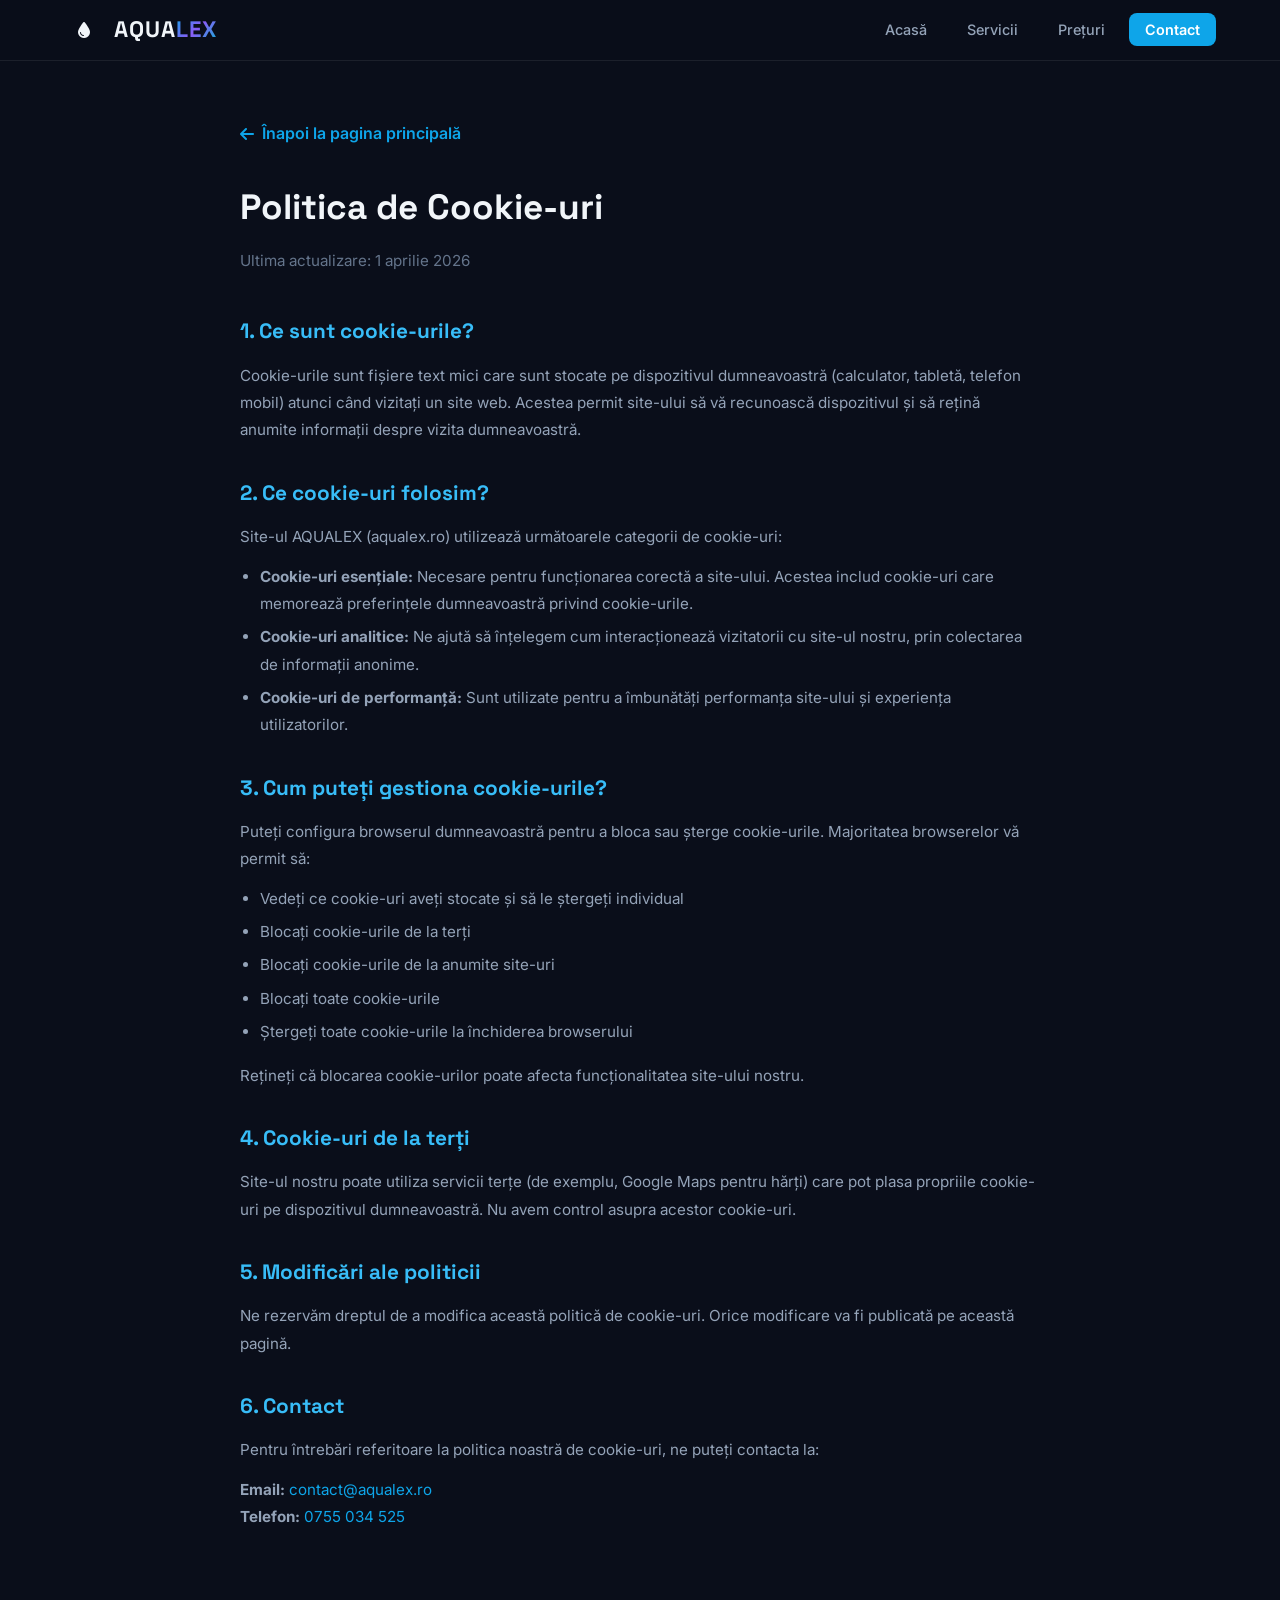
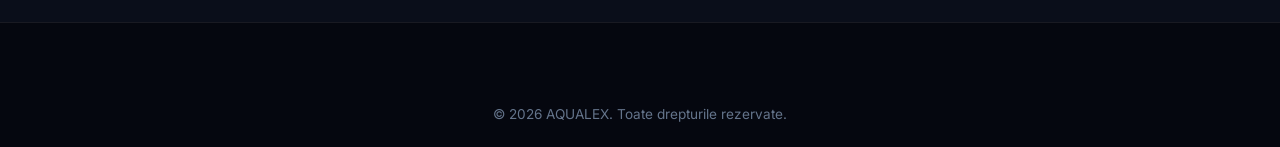
<file: cookies.html>
<!DOCTYPE html>
<html lang="ro">
<head>
    <meta charset="UTF-8">
    <meta name="viewport" content="width=device-width, initial-scale=1.0">
    <title>Politica de Cookie-uri | AQUALEX</title>
    <link rel="preconnect" href="https://fonts.googleapis.com">
    <link rel="preconnect" href="https://fonts.gstatic.com" crossorigin>
    <link href="https://fonts.googleapis.com/css2?family=Inter:wght@300;400;500;600;700&family=Space+Grotesk:wght@400;500;600;700&display=swap" rel="stylesheet">
    <link rel="stylesheet" href="https://cdnjs.cloudflare.com/ajax/libs/font-awesome/6.5.1/css/all.min.css">
    <link rel="stylesheet" href="styles.css">
    <style>
        .legal-page { padding: 120px 0 80px; }
        .legal-page h1 { font-family: var(--font-display); font-size: 2.2rem; margin-bottom: 10px; }
        .legal-page .subtitle { color: var(--text-muted); margin-bottom: 40px; }
        .legal-content { max-width: 800px; margin: 0 auto; }
        .legal-content h2 { font-family: var(--font-display); font-size: 1.3rem; margin: 32px 0 12px; color: var(--primary-light); }
        .legal-content p, .legal-content li { color: var(--text-secondary); font-size: 0.95rem; line-height: 1.8; margin-bottom: 12px; }
        .legal-content ul { padding-left: 20px; margin-bottom: 16px; }
        .legal-content li { list-style: disc; margin-bottom: 6px; }
        .back-link { display: inline-flex; align-items: center; gap: 8px; color: var(--primary); font-weight: 600; margin-bottom: 30px; }
        .back-link:hover { gap: 12px; }
    </style>
</head>
<body>
    <nav id="navbar" class="navbar scrolled">
        <div class="nav-container">
            <a href="index.html" class="nav-logo">
                <div class="logo-icon"><i class="fas fa-droplet"></i></div>
                <span class="logo-text">AQUA<span class="logo-highlight">LEX</span></span>
            </a>
            <ul class="nav-menu">
                <li><a href="index.html" class="nav-link">Acasă</a></li>
                <li><a href="index.html#services" class="nav-link">Servicii</a></li>
                <li><a href="index.html#pricing" class="nav-link">Prețuri</a></li>
                <li><a href="index.html#contact" class="nav-link nav-cta">Contact</a></li>
            </ul>
        </div>
    </nav>

    <section class="legal-page">
        <div class="container">
            <div class="legal-content">
                <a href="index.html" class="back-link"><i class="fas fa-arrow-left"></i> Înapoi la pagina principală</a>
                <h1>Politica de Cookie-uri</h1>
                <p class="subtitle">Ultima actualizare: 1 aprilie 2026</p>

                <h2>1. Ce sunt cookie-urile?</h2>
                <p>Cookie-urile sunt fișiere text mici care sunt stocate pe dispozitivul dumneavoastră (calculator, tabletă, telefon mobil) atunci când vizitați un site web. Acestea permit site-ului să vă recunoască dispozitivul și să rețină anumite informații despre vizita dumneavoastră.</p>

                <h2>2. Ce cookie-uri folosim?</h2>
                <p>Site-ul AQUALEX (aqualex.ro) utilizează următoarele categorii de cookie-uri:</p>
                <ul>
                    <li><strong>Cookie-uri esențiale:</strong> Necesare pentru funcționarea corectă a site-ului. Acestea includ cookie-uri care memorează preferințele dumneavoastră privind cookie-urile.</li>
                    <li><strong>Cookie-uri analitice:</strong> Ne ajută să înțelegem cum interacționează vizitatorii cu site-ul nostru, prin colectarea de informații anonime.</li>
                    <li><strong>Cookie-uri de performanță:</strong> Sunt utilizate pentru a îmbunătăți performanța site-ului și experiența utilizatorilor.</li>
                </ul>

                <h2>3. Cum puteți gestiona cookie-urile?</h2>
                <p>Puteți configura browserul dumneavoastră pentru a bloca sau șterge cookie-urile. Majoritatea browserelor vă permit să:</p>
                <ul>
                    <li>Vedeți ce cookie-uri aveți stocate și să le ștergeți individual</li>
                    <li>Blocați cookie-urile de la terți</li>
                    <li>Blocați cookie-urile de la anumite site-uri</li>
                    <li>Blocați toate cookie-urile</li>
                    <li>Ștergeți toate cookie-urile la închiderea browserului</li>
                </ul>
                <p>Rețineți că blocarea cookie-urilor poate afecta funcționalitatea site-ului nostru.</p>

                <h2>4. Cookie-uri de la terți</h2>
                <p>Site-ul nostru poate utiliza servicii terțe (de exemplu, Google Maps pentru hărți) care pot plasa propriile cookie-uri pe dispozitivul dumneavoastră. Nu avem control asupra acestor cookie-uri.</p>

                <h2>5. Modificări ale politicii</h2>
                <p>Ne rezervăm dreptul de a modifica această politică de cookie-uri. Orice modificare va fi publicată pe această pagină.</p>

                <h2>6. Contact</h2>
                <p>Pentru întrebări referitoare la politica noastră de cookie-uri, ne puteți contacta la:</p>
                <p><strong>Email:</strong> <a href="mailto:contact@aqualex.ro" style="color: var(--primary)">contact@aqualex.ro</a><br>
                <strong>Telefon:</strong> <a href="tel:0755034525" style="color: var(--primary)">0755 034 525</a></p>
            </div>
        </div>
    </section>

    <footer class="footer">
        <div class="container">
            <div class="footer-bottom" style="border-top: none;">
                <p>&copy; 2026 AQUALEX. Toate drepturile rezervate.</p>
            </div>
        </div>
    </footer>
</body>
</html>
</file>
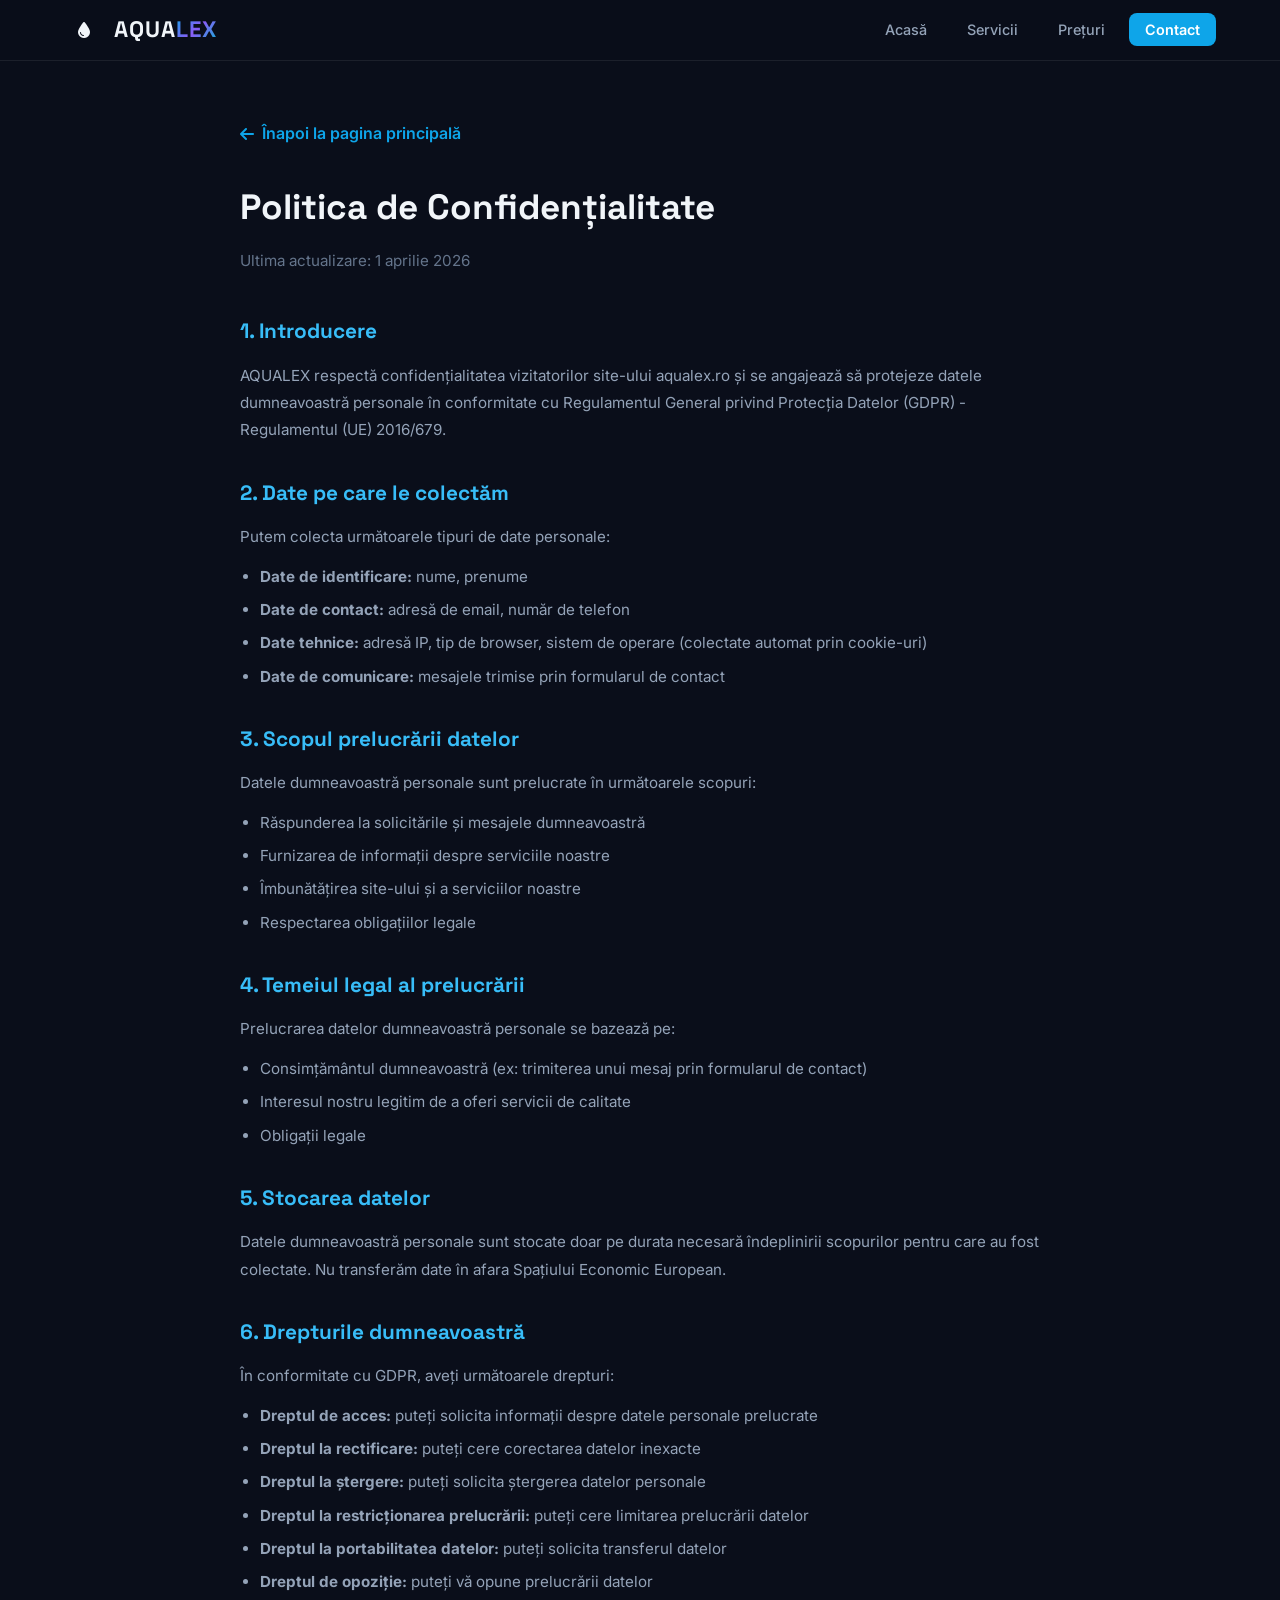
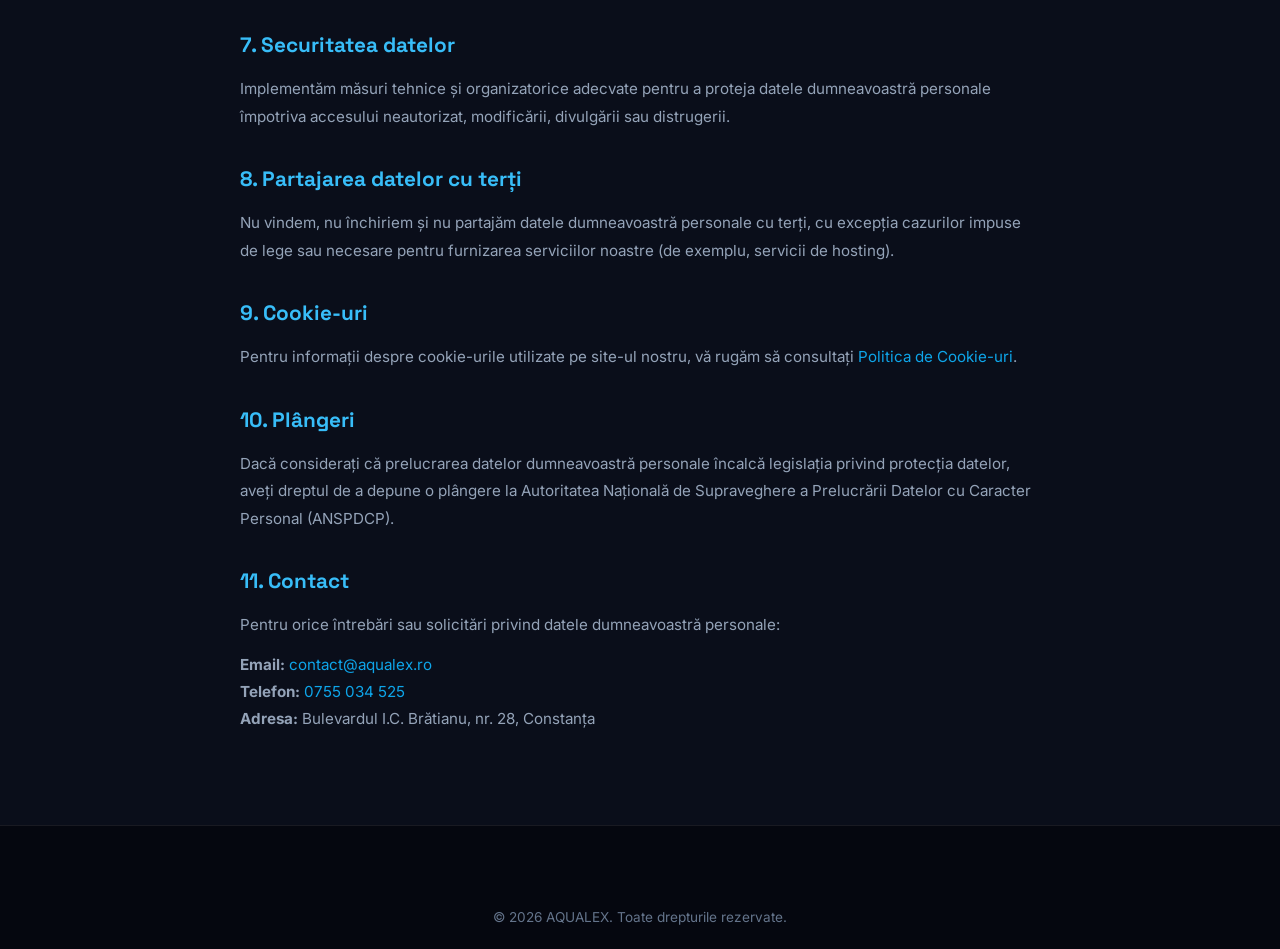
<file: privacy.html>
<!DOCTYPE html>
<html lang="ro">
<head>
    <meta charset="UTF-8">
    <meta name="viewport" content="width=device-width, initial-scale=1.0">
    <title>Politica de Confidențialitate | AQUALEX</title>
    <link rel="preconnect" href="https://fonts.googleapis.com">
    <link rel="preconnect" href="https://fonts.gstatic.com" crossorigin>
    <link href="https://fonts.googleapis.com/css2?family=Inter:wght@300;400;500;600;700&family=Space+Grotesk:wght@400;500;600;700&display=swap" rel="stylesheet">
    <link rel="stylesheet" href="https://cdnjs.cloudflare.com/ajax/libs/font-awesome/6.5.1/css/all.min.css">
    <link rel="stylesheet" href="styles.css">
    <style>
        .legal-page { padding: 120px 0 80px; }
        .legal-page h1 { font-family: var(--font-display); font-size: 2.2rem; margin-bottom: 10px; }
        .legal-page .subtitle { color: var(--text-muted); margin-bottom: 40px; }
        .legal-content { max-width: 800px; margin: 0 auto; }
        .legal-content h2 { font-family: var(--font-display); font-size: 1.3rem; margin: 32px 0 12px; color: var(--primary-light); }
        .legal-content p, .legal-content li { color: var(--text-secondary); font-size: 0.95rem; line-height: 1.8; margin-bottom: 12px; }
        .legal-content ul { padding-left: 20px; margin-bottom: 16px; }
        .legal-content li { list-style: disc; margin-bottom: 6px; }
        .back-link { display: inline-flex; align-items: center; gap: 8px; color: var(--primary); font-weight: 600; margin-bottom: 30px; }
        .back-link:hover { gap: 12px; }
    </style>
</head>
<body>
    <nav id="navbar" class="navbar scrolled">
        <div class="nav-container">
            <a href="index.html" class="nav-logo">
                <div class="logo-icon"><i class="fas fa-droplet"></i></div>
                <span class="logo-text">AQUA<span class="logo-highlight">LEX</span></span>
            </a>
            <ul class="nav-menu">
                <li><a href="index.html" class="nav-link">Acasă</a></li>
                <li><a href="index.html#services" class="nav-link">Servicii</a></li>
                <li><a href="index.html#pricing" class="nav-link">Prețuri</a></li>
                <li><a href="index.html#contact" class="nav-link nav-cta">Contact</a></li>
            </ul>
        </div>
    </nav>

    <section class="legal-page">
        <div class="container">
            <div class="legal-content">
                <a href="index.html" class="back-link"><i class="fas fa-arrow-left"></i> Înapoi la pagina principală</a>
                <h1>Politica de Confidențialitate</h1>
                <p class="subtitle">Ultima actualizare: 1 aprilie 2026</p>

                <h2>1. Introducere</h2>
                <p>AQUALEX respectă confidențialitatea vizitatorilor site-ului aqualex.ro și se angajează să protejeze datele dumneavoastră personale în conformitate cu Regulamentul General privind Protecția Datelor (GDPR) - Regulamentul (UE) 2016/679.</p>

                <h2>2. Date pe care le colectăm</h2>
                <p>Putem colecta următoarele tipuri de date personale:</p>
                <ul>
                    <li><strong>Date de identificare:</strong> nume, prenume</li>
                    <li><strong>Date de contact:</strong> adresă de email, număr de telefon</li>
                    <li><strong>Date tehnice:</strong> adresă IP, tip de browser, sistem de operare (colectate automat prin cookie-uri)</li>
                    <li><strong>Date de comunicare:</strong> mesajele trimise prin formularul de contact</li>
                </ul>

                <h2>3. Scopul prelucrării datelor</h2>
                <p>Datele dumneavoastră personale sunt prelucrate în următoarele scopuri:</p>
                <ul>
                    <li>Răspunderea la solicitările și mesajele dumneavoastră</li>
                    <li>Furnizarea de informații despre serviciile noastre</li>
                    <li>Îmbunătățirea site-ului și a serviciilor noastre</li>
                    <li>Respectarea obligațiilor legale</li>
                </ul>

                <h2>4. Temeiul legal al prelucrării</h2>
                <p>Prelucrarea datelor dumneavoastră personale se bazează pe:</p>
                <ul>
                    <li>Consimțământul dumneavoastră (ex: trimiterea unui mesaj prin formularul de contact)</li>
                    <li>Interesul nostru legitim de a oferi servicii de calitate</li>
                    <li>Obligații legale</li>
                </ul>

                <h2>5. Stocarea datelor</h2>
                <p>Datele dumneavoastră personale sunt stocate doar pe durata necesară îndeplinirii scopurilor pentru care au fost colectate. Nu transferăm date în afara Spațiului Economic European.</p>

                <h2>6. Drepturile dumneavoastră</h2>
                <p>În conformitate cu GDPR, aveți următoarele drepturi:</p>
                <ul>
                    <li><strong>Dreptul de acces:</strong> puteți solicita informații despre datele personale prelucrate</li>
                    <li><strong>Dreptul la rectificare:</strong> puteți cere corectarea datelor inexacte</li>
                    <li><strong>Dreptul la ștergere:</strong> puteți solicita ștergerea datelor personale</li>
                    <li><strong>Dreptul la restricționarea prelucrării:</strong> puteți cere limitarea prelucrării datelor</li>
                    <li><strong>Dreptul la portabilitatea datelor:</strong> puteți solicita transferul datelor</li>
                    <li><strong>Dreptul de opoziție:</strong> puteți vă opune prelucrării datelor</li>
                </ul>

                <h2>7. Securitatea datelor</h2>
                <p>Implementăm măsuri tehnice și organizatorice adecvate pentru a proteja datele dumneavoastră personale împotriva accesului neautorizat, modificării, divulgării sau distrugerii.</p>

                <h2>8. Partajarea datelor cu terți</h2>
                <p>Nu vindem, nu închiriem și nu partajăm datele dumneavoastră personale cu terți, cu excepția cazurilor impuse de lege sau necesare pentru furnizarea serviciilor noastre (de exemplu, servicii de hosting).</p>

                <h2>9. Cookie-uri</h2>
                <p>Pentru informații despre cookie-urile utilizate pe site-ul nostru, vă rugăm să consultați <a href="cookies.html" style="color: var(--primary)">Politica de Cookie-uri</a>.</p>

                <h2>10. Plângeri</h2>
                <p>Dacă considerați că prelucrarea datelor dumneavoastră personale încalcă legislația privind protecția datelor, aveți dreptul de a depune o plângere la Autoritatea Națională de Supraveghere a Prelucrării Datelor cu Caracter Personal (ANSPDCP).</p>

                <h2>11. Contact</h2>
                <p>Pentru orice întrebări sau solicitări privind datele dumneavoastră personale:</p>
                <p><strong>Email:</strong> <a href="mailto:contact@aqualex.ro" style="color: var(--primary)">contact@aqualex.ro</a><br>
                <strong>Telefon:</strong> <a href="tel:0755034525" style="color: var(--primary)">0755 034 525</a><br>
                <strong>Adresa:</strong> Bulevardul I.C. Brătianu, nr. 28, Constanța</p>
            </div>
        </div>
    </section>

    <footer class="footer">
        <div class="container">
            <div class="footer-bottom" style="border-top: none;">
                <p>&copy; 2026 AQUALEX. Toate drepturile rezervate.</p>
            </div>
        </div>
    </footer>
</body>
</html>
</file>
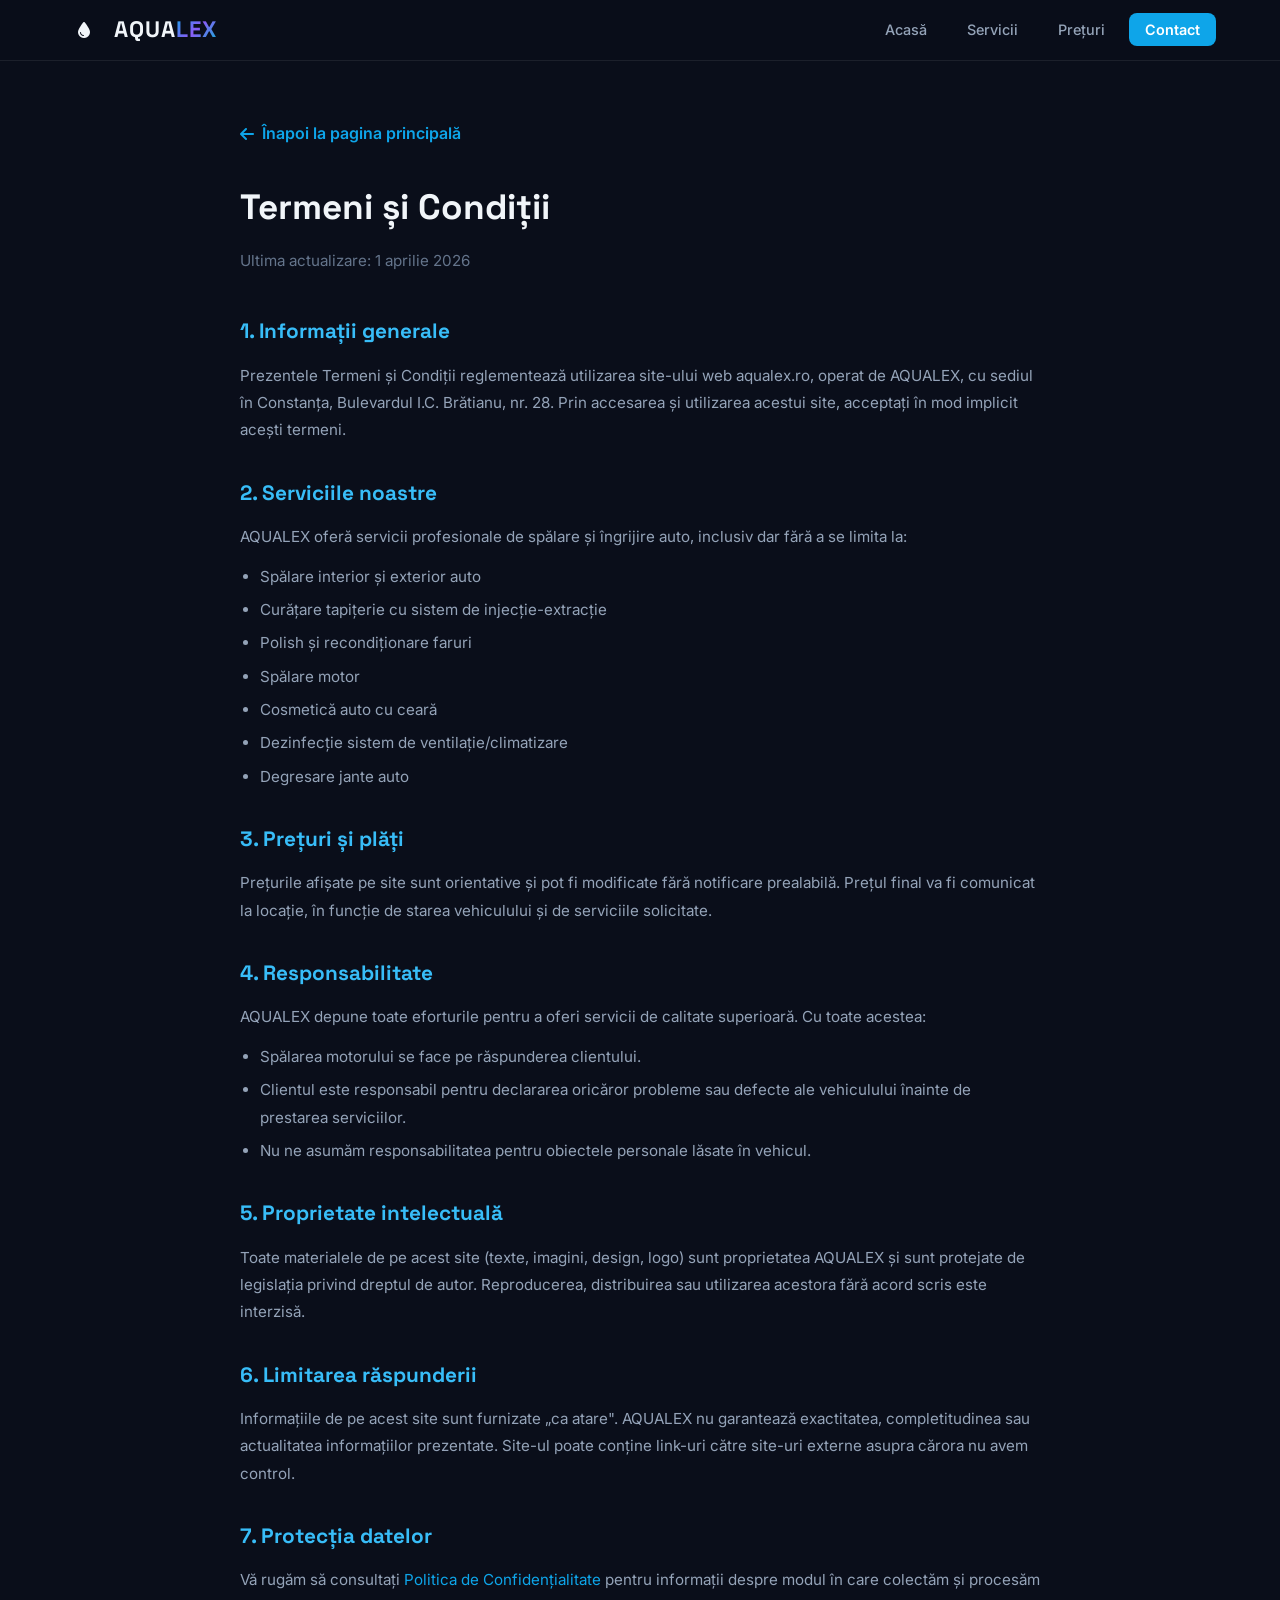
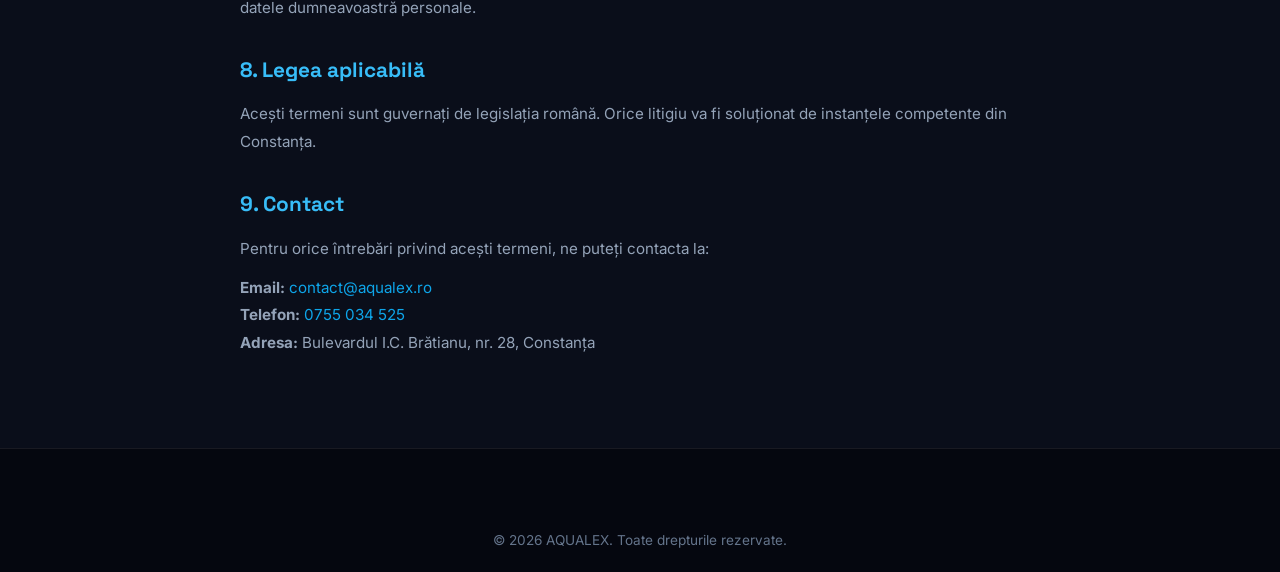
<file: terms.html>
<!DOCTYPE html>
<html lang="ro">
<head>
    <meta charset="UTF-8">
    <meta name="viewport" content="width=device-width, initial-scale=1.0">
    <title>Termeni și Condiții | AQUALEX</title>
    <link rel="preconnect" href="https://fonts.googleapis.com">
    <link rel="preconnect" href="https://fonts.gstatic.com" crossorigin>
    <link href="https://fonts.googleapis.com/css2?family=Inter:wght@300;400;500;600;700&family=Space+Grotesk:wght@400;500;600;700&display=swap" rel="stylesheet">
    <link rel="stylesheet" href="https://cdnjs.cloudflare.com/ajax/libs/font-awesome/6.5.1/css/all.min.css">
    <link rel="stylesheet" href="styles.css">
    <style>
        .legal-page { padding: 120px 0 80px; }
        .legal-page h1 { font-family: var(--font-display); font-size: 2.2rem; margin-bottom: 10px; }
        .legal-page .subtitle { color: var(--text-muted); margin-bottom: 40px; }
        .legal-content { max-width: 800px; margin: 0 auto; }
        .legal-content h2 { font-family: var(--font-display); font-size: 1.3rem; margin: 32px 0 12px; color: var(--primary-light); }
        .legal-content p, .legal-content li { color: var(--text-secondary); font-size: 0.95rem; line-height: 1.8; margin-bottom: 12px; }
        .legal-content ul { padding-left: 20px; margin-bottom: 16px; }
        .legal-content li { list-style: disc; margin-bottom: 6px; }
        .back-link { display: inline-flex; align-items: center; gap: 8px; color: var(--primary); font-weight: 600; margin-bottom: 30px; }
        .back-link:hover { gap: 12px; }
    </style>
</head>
<body>
    <nav id="navbar" class="navbar scrolled">
        <div class="nav-container">
            <a href="index.html" class="nav-logo">
                <div class="logo-icon"><i class="fas fa-droplet"></i></div>
                <span class="logo-text">AQUA<span class="logo-highlight">LEX</span></span>
            </a>
            <ul class="nav-menu">
                <li><a href="index.html" class="nav-link">Acasă</a></li>
                <li><a href="index.html#services" class="nav-link">Servicii</a></li>
                <li><a href="index.html#pricing" class="nav-link">Prețuri</a></li>
                <li><a href="index.html#contact" class="nav-link nav-cta">Contact</a></li>
            </ul>
        </div>
    </nav>

    <section class="legal-page">
        <div class="container">
            <div class="legal-content">
                <a href="index.html" class="back-link"><i class="fas fa-arrow-left"></i> Înapoi la pagina principală</a>
                <h1>Termeni și Condiții</h1>
                <p class="subtitle">Ultima actualizare: 1 aprilie 2026</p>

                <h2>1. Informații generale</h2>
                <p>Prezentele Termeni și Condiții reglementează utilizarea site-ului web aqualex.ro, operat de AQUALEX, cu sediul în Constanța, Bulevardul I.C. Brătianu, nr. 28. Prin accesarea și utilizarea acestui site, acceptați în mod implicit acești termeni.</p>

                <h2>2. Serviciile noastre</h2>
                <p>AQUALEX oferă servicii profesionale de spălare și îngrijire auto, inclusiv dar fără a se limita la:</p>
                <ul>
                    <li>Spălare interior și exterior auto</li>
                    <li>Curățare tapițerie cu sistem de injecție-extracție</li>
                    <li>Polish și recondiționare faruri</li>
                    <li>Spălare motor</li>
                    <li>Cosmetică auto cu ceară</li>
                    <li>Dezinfecție sistem de ventilație/climatizare</li>
                    <li>Degresare jante auto</li>
                </ul>

                <h2>3. Prețuri și plăți</h2>
                <p>Prețurile afișate pe site sunt orientative și pot fi modificate fără notificare prealabilă. Prețul final va fi comunicat la locație, în funcție de starea vehiculului și de serviciile solicitate.</p>

                <h2>4. Responsabilitate</h2>
                <p>AQUALEX depune toate eforturile pentru a oferi servicii de calitate superioară. Cu toate acestea:</p>
                <ul>
                    <li>Spălarea motorului se face pe răspunderea clientului.</li>
                    <li>Clientul este responsabil pentru declararea oricăror probleme sau defecte ale vehiculului înainte de prestarea serviciilor.</li>
                    <li>Nu ne asumăm responsabilitatea pentru obiectele personale lăsate în vehicul.</li>
                </ul>

                <h2>5. Proprietate intelectuală</h2>
                <p>Toate materialele de pe acest site (texte, imagini, design, logo) sunt proprietatea AQUALEX și sunt protejate de legislația privind dreptul de autor. Reproducerea, distribuirea sau utilizarea acestora fără acord scris este interzisă.</p>

                <h2>6. Limitarea răspunderii</h2>
                <p>Informațiile de pe acest site sunt furnizate „ca atare". AQUALEX nu garantează exactitatea, completitudinea sau actualitatea informațiilor prezentate. Site-ul poate conține link-uri către site-uri externe asupra cărora nu avem control.</p>

                <h2>7. Protecția datelor</h2>
                <p>Vă rugăm să consultați <a href="privacy.html" style="color: var(--primary)">Politica de Confidențialitate</a> pentru informații despre modul în care colectăm și procesăm datele dumneavoastră personale.</p>

                <h2>8. Legea aplicabilă</h2>
                <p>Acești termeni sunt guvernați de legislația română. Orice litigiu va fi soluționat de instanțele competente din Constanța.</p>

                <h2>9. Contact</h2>
                <p>Pentru orice întrebări privind acești termeni, ne puteți contacta la:</p>
                <p><strong>Email:</strong> <a href="mailto:contact@aqualex.ro" style="color: var(--primary)">contact@aqualex.ro</a><br>
                <strong>Telefon:</strong> <a href="tel:0755034525" style="color: var(--primary)">0755 034 525</a><br>
                <strong>Adresa:</strong> Bulevardul I.C. Brătianu, nr. 28, Constanța</p>
            </div>
        </div>
    </section>

    <footer class="footer">
        <div class="container">
            <div class="footer-bottom" style="border-top: none;">
                <p>&copy; 2026 AQUALEX. Toate drepturile rezervate.</p>
            </div>
        </div>
    </footer>
</body>
</html>
</file>
<file: styles.css>
/* ===== CSS Variables & Reset ===== */
:root {
    --primary: #0ea5e9;
    --primary-dark: #0284c7;
    --primary-light: #38bdf8;
    --accent: #06b6d4;
    --bg-dark: #0a0e1a;
    --bg-section: #0d1225;
    --bg-card: rgba(15, 23, 42, 0.8);
    --bg-card-hover: rgba(20, 30, 55, 0.9);
    --glass: rgba(255, 255, 255, 0.05);
    --glass-border: rgba(255, 255, 255, 0.08);
    --text-primary: #f1f5f9;
    --text-secondary: #94a3b8;
    --text-muted: #64748b;
    --gradient-primary: linear-gradient(135deg, #0ea5e9, #06b6d4, #0ea5e9);
    --gradient-hero: linear-gradient(135deg, #0ea5e9 0%, #8b5cf6 50%, #06b6d4 100%);
    --gradient-card: linear-gradient(145deg, rgba(14, 165, 233, 0.1), rgba(6, 182, 212, 0.05));
    --shadow-sm: 0 2px 8px rgba(0, 0, 0, 0.3);
    --shadow-md: 0 4px 20px rgba(0, 0, 0, 0.4);
    --shadow-lg: 0 8px 40px rgba(0, 0, 0, 0.5);
    --shadow-glow: 0 0 30px rgba(14, 165, 233, 0.2);
    --radius-sm: 8px;
    --radius-md: 12px;
    --radius-lg: 20px;
    --radius-xl: 28px;
    --transition: 0.3s cubic-bezier(0.4, 0, 0.2, 1);
    --font-main: 'Inter', -apple-system, BlinkMacSystemFont, sans-serif;
    --font-display: 'Space Grotesk', sans-serif;
}

*, *::before, *::after {
    margin: 0;
    padding: 0;
    box-sizing: border-box;
}

html {
    scroll-behavior: smooth;
    scroll-padding-top: 80px;
}

body {
    font-family: var(--font-main);
    background: var(--bg-dark);
    color: var(--text-primary);
    line-height: 1.7;
    overflow-x: hidden;
    -webkit-font-smoothing: antialiased;
}

a {
    text-decoration: none;
    color: inherit;
    transition: var(--transition);
}

ul { list-style: none; }
img { max-width: 100%; display: block; }

.container {
    max-width: 1200px;
    margin: 0 auto;
    padding: 0 24px;
}

.section {
    padding: 100px 0;
    position: relative;
}

/* ===== Preloader ===== */
#preloader {
    position: fixed;
    inset: 0;
    background: var(--bg-dark);
    z-index: 10000;
    display: flex;
    align-items: center;
    justify-content: center;
    transition: opacity 0.5s, visibility 0.5s;
}

#preloader.hidden {
    opacity: 0;
    visibility: hidden;
}

.loader {
    display: flex;
    flex-direction: column;
    align-items: center;
    gap: 20px;
}

.loader span {
    font-family: var(--font-display);
    font-size: 1.5rem;
    font-weight: 700;
    letter-spacing: 4px;
    background: var(--gradient-hero);
    -webkit-background-clip: text;
    -webkit-text-fill-color: transparent;
    background-clip: text;
}

.loader-logo {
    width: 50px;
    height: 50px;
    object-fit: contain;
    animation: dropPulse 1.2s ease-in-out infinite;
}

@keyframes dropPulse {
    0%, 100% { transform: scale(1); opacity: 1; }
    50% { transform: scale(1.2); opacity: 0.7; }
}

/* ===== Cookie Banner ===== */
.cookie-banner {
    position: fixed;
    bottom: 0;
    left: 0;
    right: 0;
    z-index: 9999;
    background: rgba(10, 14, 26, 0.98);
    backdrop-filter: blur(20px);
    border-top: 1px solid var(--glass-border);
    padding: 20px;
    transform: translateY(100%);
    transition: transform 0.5s cubic-bezier(0.4, 0, 0.2, 1);
}

.cookie-banner.show {
    transform: translateY(0);
}

.cookie-content {
    max-width: 1200px;
    margin: 0 auto;
    display: flex;
    align-items: center;
    gap: 16px;
    flex-wrap: wrap;
}

.cookie-content i {
    font-size: 1.8rem;
    color: var(--primary);
}

.cookie-content p {
    flex: 1;
    min-width: 280px;
    font-size: 0.9rem;
    color: var(--text-secondary);
}

.cookie-content p a {
    color: var(--primary);
    text-decoration: underline;
}

.cookie-buttons {
    display: flex;
    gap: 10px;
}

.btn-cookie {
    padding: 10px 24px;
    border-radius: var(--radius-sm);
    border: none;
    cursor: pointer;
    font-family: var(--font-main);
    font-weight: 600;
    font-size: 0.85rem;
    transition: var(--transition);
}

.btn-cookie.accept {
    background: var(--primary);
    color: white;
}

.btn-cookie.accept:hover {
    background: var(--primary-dark);
}

.btn-cookie.reject {
    background: transparent;
    color: var(--text-secondary);
    border: 1px solid var(--glass-border);
}

.btn-cookie.reject:hover {
    border-color: var(--text-muted);
    color: var(--text-primary);
}

/* ===== Navigation ===== */
.navbar {
    position: fixed;
    top: 0;
    left: 0;
    right: 0;
    z-index: 1000;
    padding: 16px 0;
    transition: var(--transition);
}

.navbar.scrolled {
    background: rgba(10, 14, 26, 0.95);
    backdrop-filter: blur(20px);
    border-bottom: 1px solid var(--glass-border);
    padding: 10px 0;
}

.nav-container {
    max-width: 1200px;
    margin: 0 auto;
    padding: 0 24px;
    display: flex;
    align-items: center;
    justify-content: space-between;
}

.nav-logo {
    display: flex;
    align-items: center;
    gap: 10px;
    z-index: 1001;
}

.logo-icon {
    width: 40px;
    height: 40px;
    border-radius: var(--radius-sm);
    display: flex;
    align-items: center;
    justify-content: center;
    overflow: hidden;
}

.logo-icon img {
    width: 100%;
    height: 100%;
    object-fit: contain;
}

.toggle-logo {
    width: 18px;
    height: 18px;
    object-fit: contain;
    vertical-align: middle;
}

.logo-text {
    font-family: var(--font-display);
    font-size: 1.4rem;
    font-weight: 700;
    color: var(--text-primary);
    letter-spacing: 1px;
}

.logo-highlight {
    background: var(--gradient-hero);
    -webkit-background-clip: text;
    -webkit-text-fill-color: transparent;
    background-clip: text;
}

.nav-menu {
    display: flex;
    align-items: center;
    gap: 8px;
}

.nav-link {
    padding: 8px 16px;
    font-size: 0.9rem;
    font-weight: 500;
    color: var(--text-secondary);
    border-radius: var(--radius-sm);
    transition: var(--transition);
}

.nav-link:hover, .nav-link.active {
    color: var(--text-primary);
    background: var(--glass);
}

.nav-cta {
    background: var(--primary) !important;
    color: white !important;
    font-weight: 600;
}

.nav-cta:hover {
    background: var(--primary-dark) !important;
    transform: translateY(-1px);
}

.nav-toggle {
    display: none;
    flex-direction: column;
    gap: 5px;
    cursor: pointer;
    z-index: 1001;
    padding: 5px;
}

.nav-toggle span {
    width: 24px;
    height: 2px;
    background: var(--text-primary);
    transition: var(--transition);
    border-radius: 2px;
}

.nav-toggle.active span:nth-child(1) {
    transform: rotate(45deg) translate(5px, 5px);
}

.nav-toggle.active span:nth-child(2) {
    opacity: 0;
}

.nav-toggle.active span:nth-child(3) {
    transform: rotate(-45deg) translate(5px, -5px);
}

/* ===== Hero ===== */
.hero {
    min-height: 100vh;
    display: flex;
    align-items: center;
    justify-content: center;
    position: relative;
    overflow: hidden;
    padding-top: 80px;
}

.hero-bg {
    position: absolute;
    inset: 0;
    overflow: hidden;
}

.gradient-orb {
    position: absolute;
    border-radius: 50%;
    filter: blur(100px);
    opacity: 0.4;
}

.orb-1 {
    width: 600px;
    height: 600px;
    background: var(--primary);
    top: -200px;
    right: -100px;
    animation: orbFloat 8s ease-in-out infinite;
}

.orb-2 {
    width: 400px;
    height: 400px;
    background: #8b5cf6;
    bottom: -100px;
    left: -100px;
    animation: orbFloat 10s ease-in-out infinite reverse;
}

.orb-3 {
    width: 300px;
    height: 300px;
    background: var(--accent);
    top: 50%;
    left: 50%;
    transform: translate(-50%, -50%);
    animation: orbFloat 12s ease-in-out infinite 2s;
}

@keyframes orbFloat {
    0%, 100% { transform: translate(0, 0); }
    33% { transform: translate(30px, -30px); }
    66% { transform: translate(-20px, 20px); }
}

.hero-particles {
    position: absolute;
    inset: 0;
}

.particle {
    position: absolute;
    width: 3px;
    height: 3px;
    background: var(--primary-light);
    border-radius: 50%;
    opacity: 0;
    animation: particleFloat linear infinite;
}

@keyframes particleFloat {
    0% { opacity: 0; transform: translateY(100vh) scale(0); }
    10% { opacity: 0.6; }
    90% { opacity: 0.6; }
    100% { opacity: 0; transform: translateY(-100px) scale(1); }
}

.hero-content {
    text-align: center;
    position: relative;
    z-index: 1;
    max-width: 800px;
    padding: 0 24px;
}

.hero-badge {
    display: inline-flex;
    align-items: center;
    gap: 8px;
    padding: 8px 20px;
    background: rgba(14, 165, 233, 0.15);
    border: 1px solid rgba(14, 165, 233, 0.3);
    border-radius: 50px;
    font-size: 0.85rem;
    color: var(--primary-light);
    margin-bottom: 24px;
    animation: fadeInDown 0.8s ease;
}

.hero-badge i {
    font-size: 0.75rem;
}

.hero h1 {
    font-family: var(--font-display);
    font-size: clamp(2.5rem, 6vw, 4.5rem);
    font-weight: 800;
    line-height: 1.1;
    margin-bottom: 20px;
    animation: fadeInUp 0.8s ease 0.2s both;
}

.gradient-text {
    background: var(--gradient-hero);
    -webkit-background-clip: text;
    -webkit-text-fill-color: transparent;
    background-clip: text;
    background-size: 200% auto;
    animation: gradientShift 4s ease-in-out infinite;
}

@keyframes gradientShift {
    0%, 100% { background-position: 0% center; }
    50% { background-position: 100% center; }
}

.hero-subtitle {
    font-size: 1.15rem;
    color: var(--text-secondary);
    margin-bottom: 36px;
    animation: fadeInUp 0.8s ease 0.4s both;
}

.hero-actions {
    display: flex;
    gap: 16px;
    justify-content: center;
    flex-wrap: wrap;
    margin-bottom: 60px;
    animation: fadeInUp 0.8s ease 0.6s both;
}

/* Buttons */
.btn {
    display: inline-flex;
    align-items: center;
    gap: 10px;
    padding: 14px 32px;
    border-radius: var(--radius-xl);
    font-family: var(--font-main);
    font-weight: 600;
    font-size: 0.95rem;
    border: none;
    cursor: pointer;
    transition: var(--transition);
    position: relative;
    overflow: hidden;
}

.btn-primary {
    background: var(--gradient-primary);
    color: white;
    box-shadow: 0 4px 20px rgba(14, 165, 233, 0.3);
}

.btn-primary:hover {
    transform: translateY(-2px);
    box-shadow: 0 6px 30px rgba(14, 165, 233, 0.4);
}

.btn-primary i {
    transition: transform 0.3s;
}

.btn-primary:hover i {
    transform: translateX(4px);
}

.btn-outline {
    background: transparent;
    color: var(--text-primary);
    border: 1.5px solid var(--glass-border);
    backdrop-filter: blur(10px);
}

.btn-outline:hover {
    border-color: var(--primary);
    color: var(--primary-light);
    background: rgba(14, 165, 233, 0.1);
    transform: translateY(-2px);
}

.btn-full {
    width: 100%;
    justify-content: center;
}

/* Hero Explore Button */
.hero-explore {
    display: flex;
    justify-content: center;
    margin-bottom: 60px;
}

.btn-explore {
    padding: 12px 28px;
    font-size: 0.9rem;
}

/* Hero Stats */
.hero-stats {
    display: flex;
    align-items: center;
    justify-content: center;
    gap: 40px;
    animation: fadeInUp 0.8s ease 0.8s both;
}

.stat {
    text-align: center;
}

.stat-number {
    font-family: var(--font-display);
    font-size: 2.2rem;
    font-weight: 700;
    color: var(--text-primary);
}

.stat-plus {
    font-family: var(--font-display);
    font-size: 1.5rem;
    font-weight: 700;
    color: var(--primary);
}

.stat-label {
    display: block;
    font-size: 0.85rem;
    color: var(--text-muted);
    margin-top: 4px;
}

.stat-divider {
    width: 1px;
    height: 40px;
    background: var(--glass-border);
}

/* Scroll Indicator */
.scroll-indicator {
    position: absolute;
    bottom: 30px;
    left: 50%;
    transform: translateX(-50%);
    display: flex;
    flex-direction: column;
    align-items: center;
    gap: 8px;
    animation: fadeInUp 1s ease 1.2s both;
}

.mouse {
    width: 24px;
    height: 38px;
    border: 2px solid var(--text-muted);
    border-radius: 12px;
    display: flex;
    justify-content: center;
    padding-top: 8px;
}

.wheel {
    width: 3px;
    height: 8px;
    background: var(--primary);
    border-radius: 3px;
    animation: scroll 2s ease-in-out infinite;
}

@keyframes scroll {
    0% { opacity: 1; transform: translateY(0); }
    100% { opacity: 0; transform: translateY(12px); }
}

.scroll-indicator span {
    font-size: 0.7rem;
    color: var(--text-muted);
    letter-spacing: 2px;
    text-transform: uppercase;
}

/* ===== Section Header ===== */
.section-header {
    text-align: center;
    margin-bottom: 60px;
}

.section-tag {
    display: inline-block;
    padding: 6px 16px;
    background: rgba(14, 165, 233, 0.1);
    border: 1px solid rgba(14, 165, 233, 0.2);
    border-radius: 50px;
    font-size: 0.8rem;
    font-weight: 600;
    color: var(--primary);
    text-transform: uppercase;
    letter-spacing: 2px;
    margin-bottom: 16px;
}

.section-header h2 {
    font-family: var(--font-display);
    font-size: clamp(1.8rem, 4vw, 2.8rem);
    font-weight: 700;
    line-height: 1.2;
    margin-bottom: 16px;
}

.section-desc {
    color: var(--text-secondary);
    max-width: 600px;
    margin: 0 auto;
    font-size: 1.05rem;
}

/* ===== About Section ===== */
.about {
    background: var(--bg-section);
}

.about-grid {
    display: grid;
    grid-template-columns: repeat(auto-fit, minmax(250px, 1fr));
    gap: 24px;
}

.about-card {
    background: var(--bg-card);
    border: 1px solid var(--glass-border);
    border-radius: var(--radius-lg);
    padding: 36px 28px;
    text-align: center;
    transition: var(--transition);
    position: relative;
    overflow: hidden;
}

.about-card::before {
    content: '';
    position: absolute;
    top: 0;
    left: 0;
    right: 0;
    height: 3px;
    background: var(--gradient-primary);
    transform: scaleX(0);
    transition: transform 0.4s;
}

.about-card:hover {
    transform: translateY(-5px);
    border-color: rgba(14, 165, 233, 0.2);
    box-shadow: var(--shadow-glow);
}

.about-card:hover::before {
    transform: scaleX(1);
}

.about-icon {
    width: 64px;
    height: 64px;
    margin: 0 auto 20px;
    background: rgba(14, 165, 233, 0.1);
    border-radius: var(--radius-md);
    display: flex;
    align-items: center;
    justify-content: center;
    font-size: 1.5rem;
    color: var(--primary);
    transition: var(--transition);
}

.about-card:hover .about-icon {
    background: var(--primary);
    color: white;
    transform: scale(1.1);
}

.about-card h3 {
    font-family: var(--font-display);
    font-size: 1.15rem;
    font-weight: 600;
    margin-bottom: 10px;
}

.about-card p {
    color: var(--text-secondary);
    font-size: 0.9rem;
}

/* ===== Services Section ===== */
.services-grid {
    display: grid;
    grid-template-columns: repeat(auto-fit, minmax(320px, 1fr));
    gap: 24px;
}

.service-card {
    background: var(--bg-card);
    border: 1px solid var(--glass-border);
    border-radius: var(--radius-lg);
    padding: 36px 28px;
    transition: var(--transition);
    position: relative;
    overflow: hidden;
}

.service-card:hover {
    transform: translateY(-5px);
    border-color: rgba(14, 165, 233, 0.3);
    box-shadow: var(--shadow-glow);
}

.service-icon-wrap {
    margin-bottom: 20px;
}

.service-icon {
    width: 56px;
    height: 56px;
    background: var(--gradient-card);
    border: 1px solid rgba(14, 165, 233, 0.2);
    border-radius: var(--radius-md);
    display: flex;
    align-items: center;
    justify-content: center;
    font-size: 1.4rem;
    color: var(--primary);
    transition: var(--transition);
}

.service-card:hover .service-icon {
    background: var(--primary);
    color: white;
    border-color: var(--primary);
    transform: rotate(-5deg) scale(1.1);
}

.service-card h3 {
    font-family: var(--font-display);
    font-size: 1.15rem;
    font-weight: 600;
    margin-bottom: 10px;
}

.service-card p {
    color: var(--text-secondary);
    font-size: 0.9rem;
    line-height: 1.6;
}

/* Service Links */
a.service-card.service-link {
    display: block;
    color: inherit;
    text-decoration: none;
    cursor: pointer;
}

a.service-card.service-link:hover {
    text-decoration: none;
}

.service-tag {
    position: absolute;
    top: 16px;
    right: 16px;
    padding: 4px 12px;
    background: rgba(14, 165, 233, 0.15);
    color: var(--primary);
    border-radius: 50px;
    font-size: 0.75rem;
    font-weight: 600;
}

/* ===== Pricing Section ===== */
.pricing {
    background: var(--bg-section);
}

.pricing-toggle {
    display: flex;
    justify-content: center;
    gap: 8px;
    margin-bottom: 40px;
    flex-wrap: wrap;
}

.toggle-btn {
    padding: 12px 28px;
    background: var(--bg-card);
    border: 1px solid var(--glass-border);
    border-radius: var(--radius-xl);
    color: var(--text-secondary);
    font-family: var(--font-main);
    font-weight: 600;
    font-size: 0.9rem;
    cursor: pointer;
    transition: var(--transition);
    display: flex;
    align-items: center;
    gap: 8px;
}

.toggle-btn:hover {
    border-color: var(--primary);
    color: var(--primary);
}

.toggle-btn.active {
    background: var(--primary);
    border-color: var(--primary);
    color: white;
    box-shadow: 0 4px 20px rgba(14, 165, 233, 0.3);
}

.pricing-tab {
    display: none;
}

.pricing-tab.active {
    display: block;
    animation: fadeIn 0.4s ease;
}

@keyframes fadeIn {
    from { opacity: 0; transform: translateY(10px); }
    to { opacity: 1; transform: translateY(0); }
}

.pricing-grid {
    display: grid;
    grid-template-columns: repeat(auto-fit, minmax(280px, 1fr));
    gap: 24px;
}

.pricing-grid-compact {
    grid-template-columns: repeat(auto-fit, minmax(300px, 1fr));
    max-width: 960px;
    margin: 0 auto;
}

.price-card {
    background: var(--bg-card);
    border: 1px solid var(--glass-border);
    border-radius: var(--radius-lg);
    overflow: hidden;
    transition: var(--transition);
    position: relative;
}

.price-card:hover {
    transform: translateY(-4px);
    border-color: rgba(14, 165, 233, 0.2);
    box-shadow: var(--shadow-glow);
}

.price-card.featured {
    border-color: rgba(14, 165, 233, 0.3);
    box-shadow: 0 0 40px rgba(14, 165, 233, 0.1);
}

.price-card.featured::before {
    content: '';
    position: absolute;
    top: 0;
    left: 0;
    right: 0;
    height: 3px;
    background: var(--gradient-primary);
}

.price-badge {
    position: absolute;
    top: 12px;
    right: 12px;
    padding: 4px 12px;
    background: var(--primary);
    color: white;
    font-size: 0.7rem;
    font-weight: 700;
    border-radius: 50px;
    text-transform: uppercase;
    letter-spacing: 1px;
}

.price-header {
    padding: 24px 24px 16px;
    display: flex;
    align-items: center;
    gap: 14px;
}

.price-icon {
    width: 44px;
    height: 44px;
    background: rgba(14, 165, 233, 0.1);
    border-radius: var(--radius-sm);
    display: flex;
    align-items: center;
    justify-content: center;
    color: var(--primary);
    font-size: 1.1rem;
}

.price-header h3 {
    font-family: var(--font-display);
    font-size: 1.1rem;
    font-weight: 600;
}

.price-body {
    padding: 0 24px 24px;
}

.price-row {
    display: flex;
    justify-content: space-between;
    align-items: center;
    padding: 10px 0;
    border-bottom: 1px solid rgba(255, 255, 255, 0.04);
    font-size: 0.9rem;
}

.price-row:last-child {
    border-bottom: none;
}

.price-row span:first-child {
    color: var(--text-secondary);
}

.price {
    font-weight: 700;
    color: var(--primary-light) !important;
    font-family: var(--font-display);
}

.price-note {
    padding: 8px 14px;
    background: rgba(234, 179, 8, 0.1);
    border-radius: var(--radius-sm);
    color: #eab308;
    font-size: 0.8rem;
    font-weight: 500;
    margin-bottom: 12px;
    text-align: center;
}

/* ===== Testimonials ===== */
.testimonials-slider {
    max-width: 900px;
    margin: 0 auto;
    overflow: hidden;
    position: relative;
}

.testimonial-track {
    display: flex;
    transition: transform 0.5s cubic-bezier(0.4, 0, 0.2, 1);
}

.testimonial-card {
    min-width: 100%;
    padding: 48px 40px;
    background: var(--bg-card);
    border: 1px solid var(--glass-border);
    border-radius: var(--radius-lg);
    text-align: center;
}

.testimonial-stars {
    color: #eab308;
    font-size: 1.1rem;
    display: flex;
    justify-content: center;
    gap: 4px;
    margin-bottom: 20px;
}

.testimonial-text {
    font-size: 1.2rem;
    font-style: italic;
    color: var(--text-primary);
    margin-bottom: 28px;
    line-height: 1.8;
}

.testimonial-author {
    display: flex;
    align-items: center;
    justify-content: center;
    gap: 14px;
}

.author-avatar {
    width: 48px;
    height: 48px;
    background: var(--gradient-primary);
    border-radius: 50%;
    display: flex;
    align-items: center;
    justify-content: center;
    font-weight: 700;
    font-size: 1.1rem;
    color: white;
}

.testimonial-author strong {
    display: block;
    font-size: 0.95rem;
}

.testimonial-author span {
    font-size: 0.8rem;
    color: var(--text-muted);
}

.slider-controls {
    display: flex;
    align-items: center;
    justify-content: center;
    gap: 16px;
    margin-top: 24px;
}

.slider-btn {
    width: 44px;
    height: 44px;
    background: var(--bg-card);
    border: 1px solid var(--glass-border);
    border-radius: 50%;
    color: var(--text-secondary);
    cursor: pointer;
    display: flex;
    align-items: center;
    justify-content: center;
    transition: var(--transition);
}

.slider-btn:hover {
    border-color: var(--primary);
    color: var(--primary);
    background: rgba(14, 165, 233, 0.1);
}

.slider-dots {
    display: flex;
    gap: 8px;
}

.slider-dot {
    width: 10px;
    height: 10px;
    background: var(--glass-border);
    border-radius: 50%;
    cursor: pointer;
    transition: var(--transition);
}

.slider-dot.active {
    background: var(--primary);
    width: 28px;
    border-radius: 5px;
}

/* ===== FAQ ===== */
.faq {
    background: var(--bg-section);
}

.faq-list {
    max-width: 750px;
    margin: 0 auto;
    display: flex;
    flex-direction: column;
    gap: 12px;
}

.faq-item {
    background: var(--bg-card);
    border: 1px solid var(--glass-border);
    border-radius: var(--radius-md);
    overflow: hidden;
    transition: var(--transition);
}

.faq-item:hover, .faq-item.active {
    border-color: rgba(14, 165, 233, 0.2);
}

.faq-question {
    width: 100%;
    padding: 20px 24px;
    display: flex;
    justify-content: space-between;
    align-items: center;
    background: none;
    border: none;
    color: var(--text-primary);
    font-family: var(--font-main);
    font-size: 1rem;
    font-weight: 600;
    cursor: pointer;
    text-align: left;
}

.faq-question i {
    color: var(--primary);
    transition: transform 0.3s;
    font-size: 0.85rem;
}

.faq-item.active .faq-question i {
    transform: rotate(180deg);
}

.faq-answer {
    max-height: 0;
    overflow: hidden;
    transition: max-height 0.4s cubic-bezier(0.4, 0, 0.2, 1);
}

.faq-item.active .faq-answer {
    max-height: 300px;
}

.faq-answer p {
    padding: 0 24px 20px;
    color: var(--text-secondary);
    font-size: 0.9rem;
    line-height: 1.7;
}

/* ===== Contact Section ===== */
.contact-grid {
    display: grid;
    grid-template-columns: 1fr 1fr;
    gap: 40px;
    align-items: start;
}

.contact-info {
    display: flex;
    flex-direction: column;
    gap: 20px;
}

.contact-card {
    display: flex;
    align-items: center;
    gap: 16px;
    padding: 20px;
    background: var(--bg-card);
    border: 1px solid var(--glass-border);
    border-radius: var(--radius-md);
    transition: var(--transition);
}

.contact-card:hover {
    border-color: rgba(14, 165, 233, 0.2);
    transform: translateX(5px);
}

.contact-icon {
    width: 50px;
    height: 50px;
    background: rgba(14, 165, 233, 0.1);
    border-radius: var(--radius-sm);
    display: flex;
    align-items: center;
    justify-content: center;
    color: var(--primary);
    font-size: 1.2rem;
    flex-shrink: 0;
}

.contact-card h4 {
    font-family: var(--font-display);
    font-size: 0.9rem;
    font-weight: 600;
    margin-bottom: 4px;
}

.contact-card p, .contact-card a {
    color: var(--text-secondary);
    font-size: 0.9rem;
}

.contact-card a:hover {
    color: var(--primary);
}

/* Contact Form */
.contact-form {
    padding: 28px;
    background: var(--bg-card);
    border: 1px solid var(--glass-border);
    border-radius: var(--radius-lg);
}

.contact-form h4 {
    font-family: var(--font-display);
    font-size: 1.1rem;
    margin-bottom: 20px;
    display: flex;
    align-items: center;
    gap: 10px;
    color: var(--text-primary);
}

.contact-form h4 i {
    color: var(--primary);
}

.form-group {
    margin-bottom: 14px;
}

.form-group input,
.form-group textarea {
    width: 100%;
    padding: 14px 18px;
    background: rgba(255, 255, 255, 0.04);
    border: 1px solid var(--glass-border);
    border-radius: var(--radius-sm);
    color: var(--text-primary);
    font-family: var(--font-main);
    font-size: 0.9rem;
    transition: var(--transition);
    outline: none;
}

.form-group input:focus,
.form-group textarea:focus {
    border-color: var(--primary);
    box-shadow: 0 0 0 3px rgba(14, 165, 233, 0.1);
}

.form-group textarea {
    resize: vertical;
    min-height: 100px;
}

/* Map */
.contact-map {
    height: 100%;
    min-height: 500px;
}

.map-wrapper {
    width: 100%;
    height: 100%;
    border-radius: var(--radius-lg);
    overflow: hidden;
    border: 1px solid var(--glass-border);
}

.map-wrapper iframe {
    width: 100%;
    height: 100%;
    min-height: 500px;
}

/* ===== Footer ===== */
.footer {
    background: rgba(5, 7, 15, 0.95);
    border-top: 1px solid var(--glass-border);
    padding: 60px 0 0;
}

.footer-top {
    display: flex;
    flex-direction: column;
    gap: 30px;
    padding-bottom: 30px;
}

.footer-brand-row {
    text-align: center;
}

.footer-brand-row .nav-logo {
    display: inline-flex;
    margin-bottom: 12px;
}

.footer-brand-row p {
    color: var(--text-secondary);
    font-size: 0.9rem;
    max-width: 500px;
    margin: 0 auto 16px;
    line-height: 1.7;
}

.footer-brand-row .social-links {
    justify-content: center;
}

.social-links {
    display: flex;
    gap: 10px;
}

.social-links a {
    width: 40px;
    height: 40px;
    background: var(--glass);
    border: 1px solid var(--glass-border);
    border-radius: var(--radius-sm);
    display: flex;
    align-items: center;
    justify-content: center;
    color: var(--text-secondary);
    transition: var(--transition);
}

.social-links a:hover {
    background: var(--primary);
    border-color: var(--primary);
    color: white;
    transform: translateY(-2px);
}

.footer-contact-row {
    display: flex;
    justify-content: center;
    gap: 24px;
    flex-wrap: wrap;
}

.footer-contact-item {
    display: flex;
    align-items: center;
    gap: 8px;
    color: var(--text-secondary);
    font-size: 0.9rem;
    transition: var(--transition);
}

.footer-contact-item i {
    color: var(--primary);
    width: 16px;
    text-align: center;
}

.footer-contact-item:hover {
    color: var(--primary);
}

.footer-map {
    max-width: 600px;
    margin: 0 auto;
    border-radius: var(--radius-md);
    overflow: hidden;
    border: 1px solid var(--glass-border);
}

.footer-map-link {
    display: flex;
    align-items: center;
    justify-content: center;
    padding: 20px;
    background: var(--glass-bg);
    text-decoration: none;
    color: var(--accent);
    transition: all 0.3s ease;
}

.footer-map-link:hover {
    background: rgba(0, 212, 170, 0.08);
}

.footer-map-content {
    display: flex;
    align-items: center;
    gap: 10px;
    font-size: 0.95rem;
    font-weight: 500;
}

.footer-nav-legal {
    border-top: 1px solid var(--glass-border);
    padding: 30px 0;
    display: flex;
    flex-direction: column;
    gap: 20px;
}

.footer-nav-row {
    text-align: center;
}

.footer-nav-row h4 {
    font-family: var(--font-display);
    font-size: 0.85rem;
    font-weight: 600;
    color: var(--text-primary);
    margin-bottom: 10px;
    text-transform: uppercase;
    letter-spacing: 1px;
}

.footer-horizontal-links {
    display: flex;
    justify-content: center;
    gap: 8px;
    flex-wrap: wrap;
}

.footer-horizontal-links a {
    color: var(--text-secondary);
    font-size: 0.85rem;
    padding: 6px 14px;
    border-radius: var(--radius-sm);
    transition: var(--transition);
    border: 1px solid transparent;
}

.footer-horizontal-links a:hover {
    color: var(--primary);
    border-color: rgba(14, 165, 233, 0.2);
    background: rgba(14, 165, 233, 0.05);
}

.footer-bottom {
    border-top: 1px solid var(--glass-border);
    padding: 20px 0;
    text-align: center;
}

.footer-bottom p {
    color: var(--text-muted);
    font-size: 0.85rem;
}

/* ADDED: Accordion - Pricing Mobile */
.pricing-accordion {
    display: none;
}

.accordion-group {
    background: var(--bg-card);
    border: 1px solid var(--glass-border);
    border-radius: var(--radius-md);
    margin-bottom: 10px;
    overflow: hidden;
    transition: var(--transition);
}

.accordion-group:hover,
.accordion-group.active {
    border-color: rgba(14, 165, 233, 0.2);
}

.accordion-header {
    width: 100%;
    display: flex;
    align-items: center;
    justify-content: space-between;
    padding: 16px 20px;
    background: rgba(14, 165, 233, 0.05);
    border: none;
    color: var(--text-primary);
    font-family: var(--font-main);
    font-size: 0.95rem;
    font-weight: 600;
    cursor: pointer;
    gap: 12px;
}

.accordion-header-content {
    display: flex;
    align-items: center;
    gap: 12px;
}

.accordion-header-content i {
    color: var(--primary);
    font-size: 1.1rem;
    width: 20px;
    text-align: center;
}

.accordion-badge {
    padding: 3px 10px;
    background: var(--primary);
    color: white;
    font-size: 0.65rem;
    font-weight: 700;
    border-radius: 50px;
    text-transform: uppercase;
    letter-spacing: 1px;
}

.accordion-arrow {
    color: var(--primary);
    font-size: 0.8rem;
    transition: transform 0.3s ease;
    flex-shrink: 0;
}

.accordion-group.active .accordion-arrow {
    transform: rotate(180deg);
}

.accordion-body {
    max-height: 0;
    overflow: hidden;
    transition: max-height 0.3s ease;
}

.accordion-body .price-row {
    padding: 10px 20px;
}

.accordion-body .price-note {
    margin: 8px 20px;
}

/* ADDED: Sticky CTA - Mobile only */
.sticky-cta {
    display: none;
    position: fixed;
    bottom: 0;
    left: 0;
    right: 0;
    z-index: 9998;
    background: var(--primary);
    color: white;
    text-align: center;
    padding: 16px 24px;
    font-family: var(--font-main);
    font-size: 1rem;
    font-weight: 700;
    align-items: center;
    justify-content: center;
    gap: 10px;
    box-shadow: 0 -4px 20px rgba(0, 0, 0, 0.4);
    transform: translateY(100%);
    transition: transform 0.4s cubic-bezier(0.4, 0, 0.2, 1);
    text-decoration: none;
    border-radius: 0;
}

.sticky-cta.visible {
    transform: translateY(0);
}

.sticky-cta i {
    font-size: 1rem;
}

/* ===== Back to Top ===== */
.back-to-top {
    position: fixed;
    bottom: 30px;
    right: 30px;
    width: 48px;
    height: 48px;
    background: var(--primary);
    color: white;
    border: none;
    border-radius: 50%;
    cursor: pointer;
    font-size: 1rem;
    display: flex;
    align-items: center;
    justify-content: center;
    opacity: 0;
    visibility: hidden;
    transform: translateY(20px);
    transition: var(--transition);
    box-shadow: 0 4px 20px rgba(14, 165, 233, 0.4);
    z-index: 999;
}

.back-to-top.visible {
    opacity: 1;
    visibility: visible;
    transform: translateY(0);
}

.back-to-top:hover {
    transform: translateY(-3px);
    box-shadow: 0 6px 30px rgba(14, 165, 233, 0.5);
}

/* ===== Animations ===== */
@keyframes fadeInUp {
    from { opacity: 0; transform: translateY(30px); }
    to { opacity: 1; transform: translateY(0); }
}

@keyframes fadeInDown {
    from { opacity: 0; transform: translateY(-20px); }
    to { opacity: 1; transform: translateY(0); }
}

[data-aos] {
    opacity: 0;
    transform: translateY(30px);
    transition: opacity 0.6s ease, transform 0.6s ease;
}

[data-aos="fade-up"].aos-animate {
    opacity: 1;
    transform: translateY(0);
}

[data-aos="fade-down"] {
    transform: translateY(-30px);
}

[data-aos="fade-down"].aos-animate {
    opacity: 1;
    transform: translateY(0);
}

[data-aos="fade-right"] {
    transform: translateX(-30px);
}

[data-aos="fade-right"].aos-animate {
    opacity: 1;
    transform: translateX(0);
}

[data-aos="fade-left"] {
    transform: translateX(30px);
}

[data-aos="fade-left"].aos-animate {
    opacity: 1;
    transform: translateX(0);
}

/* ===== Responsive ===== */
@media (max-width: 1024px) {
    .contact-grid {
        grid-template-columns: 1fr;
    }
    
    .contact-map {
        min-height: 400px;
    }
}

@media (max-width: 768px) {
    .section {
        padding: 70px 0;
    }
    
    .nav-menu {
        position: fixed;
        top: 0;
        right: -100%;
        width: 80%;
        max-width: 320px;
        height: 100vh;
        background: rgba(10, 14, 26, 0.98);
        backdrop-filter: blur(20px);
        flex-direction: column;
        padding: 100px 30px 30px;
        align-items: flex-start;
        gap: 4px;
        transition: right 0.4s cubic-bezier(0.4, 0, 0.2, 1);
        border-left: 1px solid var(--glass-border);
    }

    .nav-menu.open {
        right: 0;
    }

    .nav-link {
        width: 100%;
        padding: 14px 16px;
        font-size: 1rem;
    }

    .nav-cta {
        margin-top: 10px;
        text-align: center;
        justify-content: center;
        width: 100%;
        display: block;
    }

    .nav-toggle {
        display: flex;
    }
    
    .hero-stats {
        gap: 20px;
    }
    
    .stat-number {
        font-size: 1.8rem;
    }
    
    .footer-contact-row {
        flex-direction: column;
        align-items: center;
        gap: 12px;
    }
    
    .footer-horizontal-links {
        flex-direction: column;
        align-items: center;
        gap: 4px;
    }
    
    .services-grid {
        grid-template-columns: 1fr;
    }
    
    .pricing-grid {
        grid-template-columns: 1fr;
    }
    
    /* ADDED: Accordion visible on mobile, hide desktop grid */
    .pricing-accordion {
        display: block;
    }
    
    .pricing-desktop {
        display: none !important;
    }
    
    /* ADDED: Sticky CTA visible on mobile */
    .sticky-cta {
        display: flex;
    }
    
    /* ADDED: Bottom padding so sticky CTA doesn't cover content */
    body {
        padding-bottom: 60px;
    }
    
    .back-to-top {
        bottom: 70px;
    }
    
    .footer-map {
        max-width: 100%;
    }
    
    .testimonial-card {
        padding: 30px 24px;
    }
    
    .testimonial-text {
        font-size: 1rem;
    }
}

@media (max-width: 480px) {
    .hero-actions {
        flex-direction: column;
        align-items: stretch;
    }
    
    .btn {
        justify-content: center;
    }
    
    .hero-stats {
        flex-direction: column;
        gap: 16px;
    }
    
    .stat-divider {
        width: 40px;
        height: 1px;
    }
    
    .cookie-content {
        flex-direction: column;
        text-align: center;
    }
    
    .cookie-buttons {
        width: 100%;
    }
    
    .btn-cookie {
        flex: 1;
    }
}
</file>
